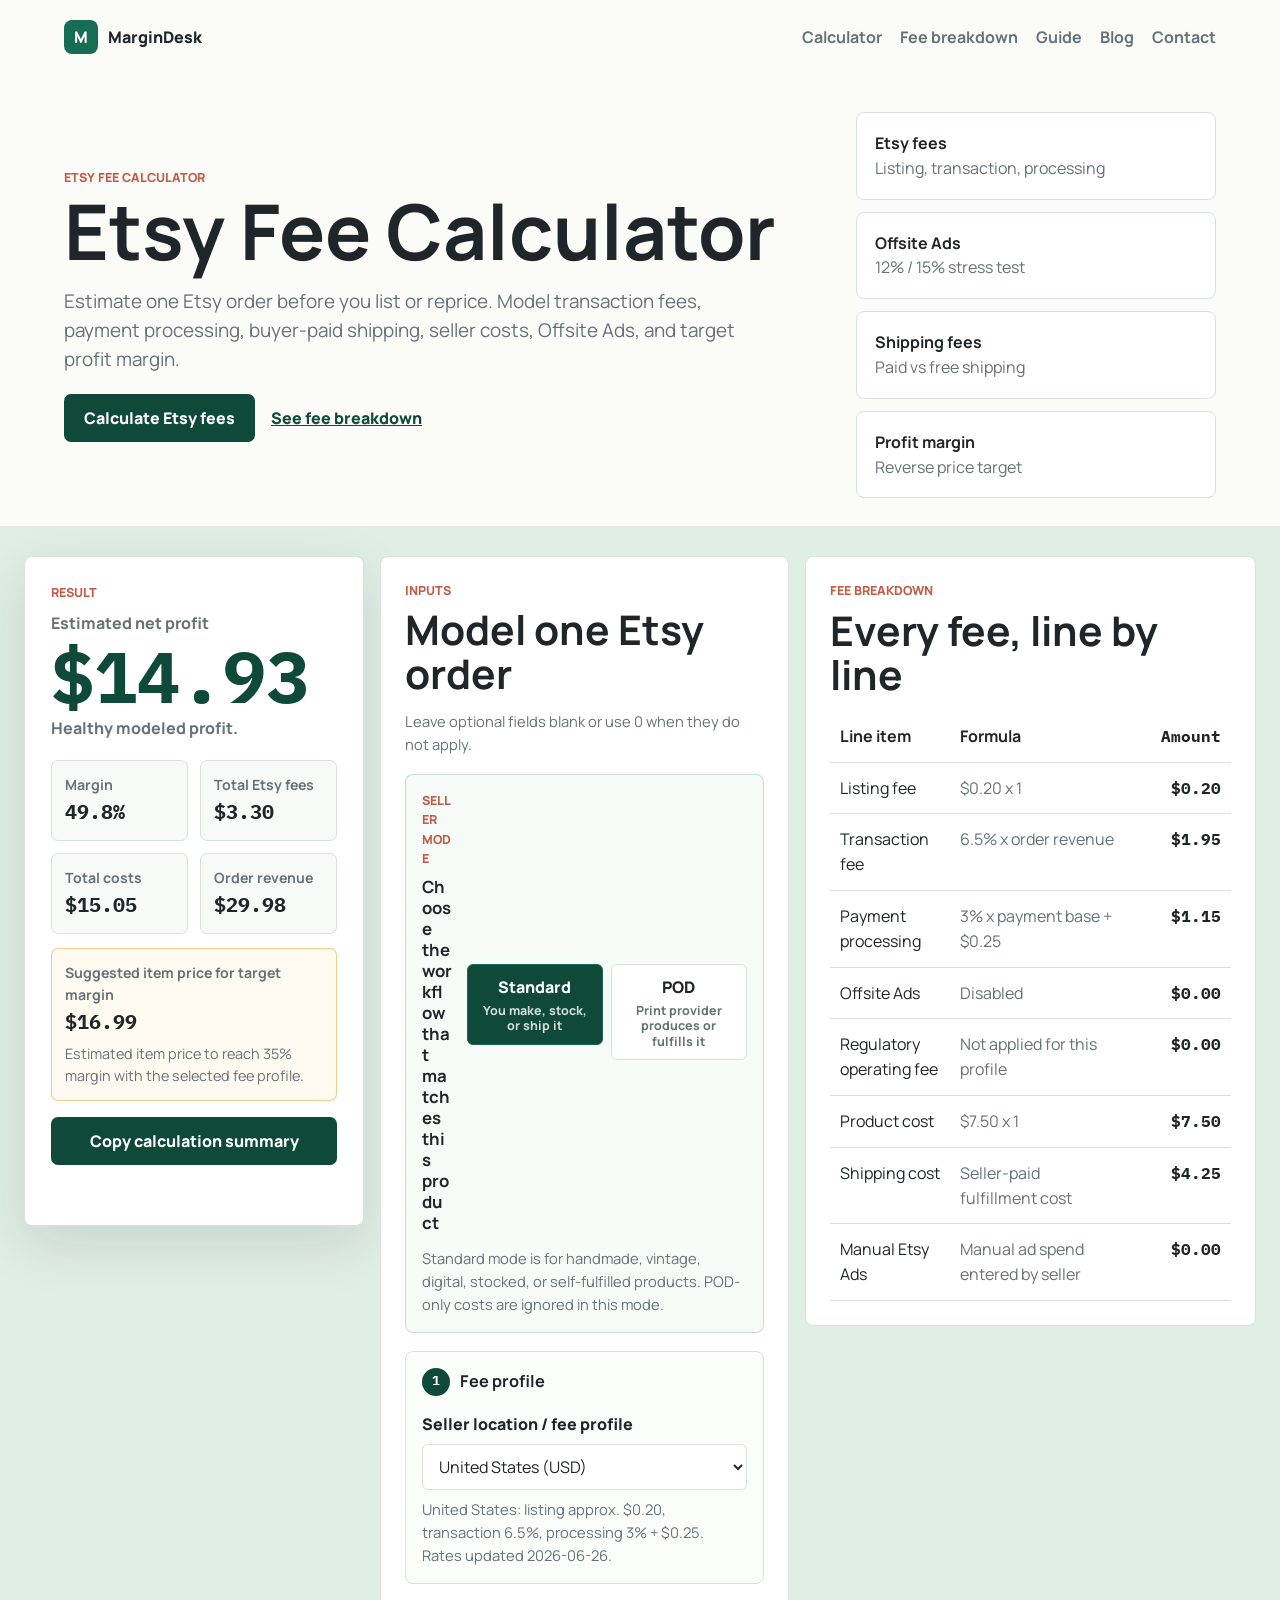
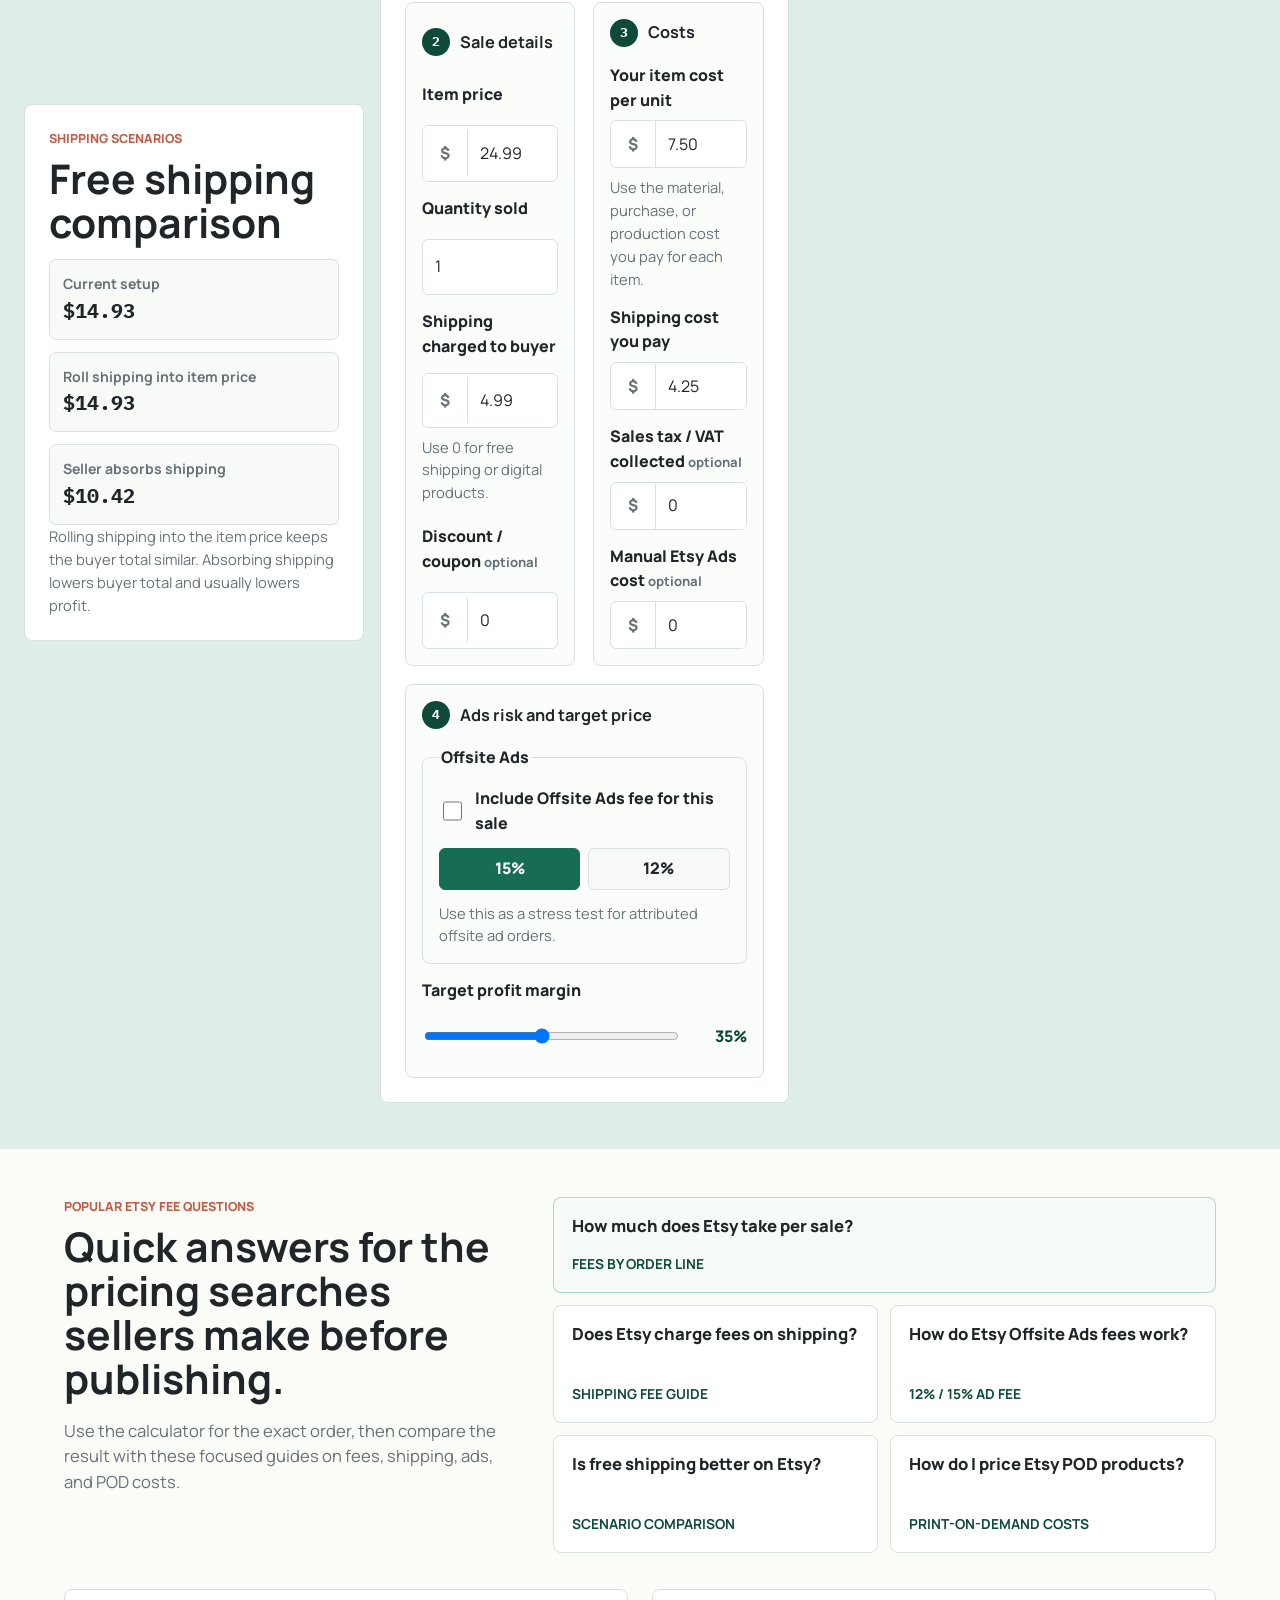
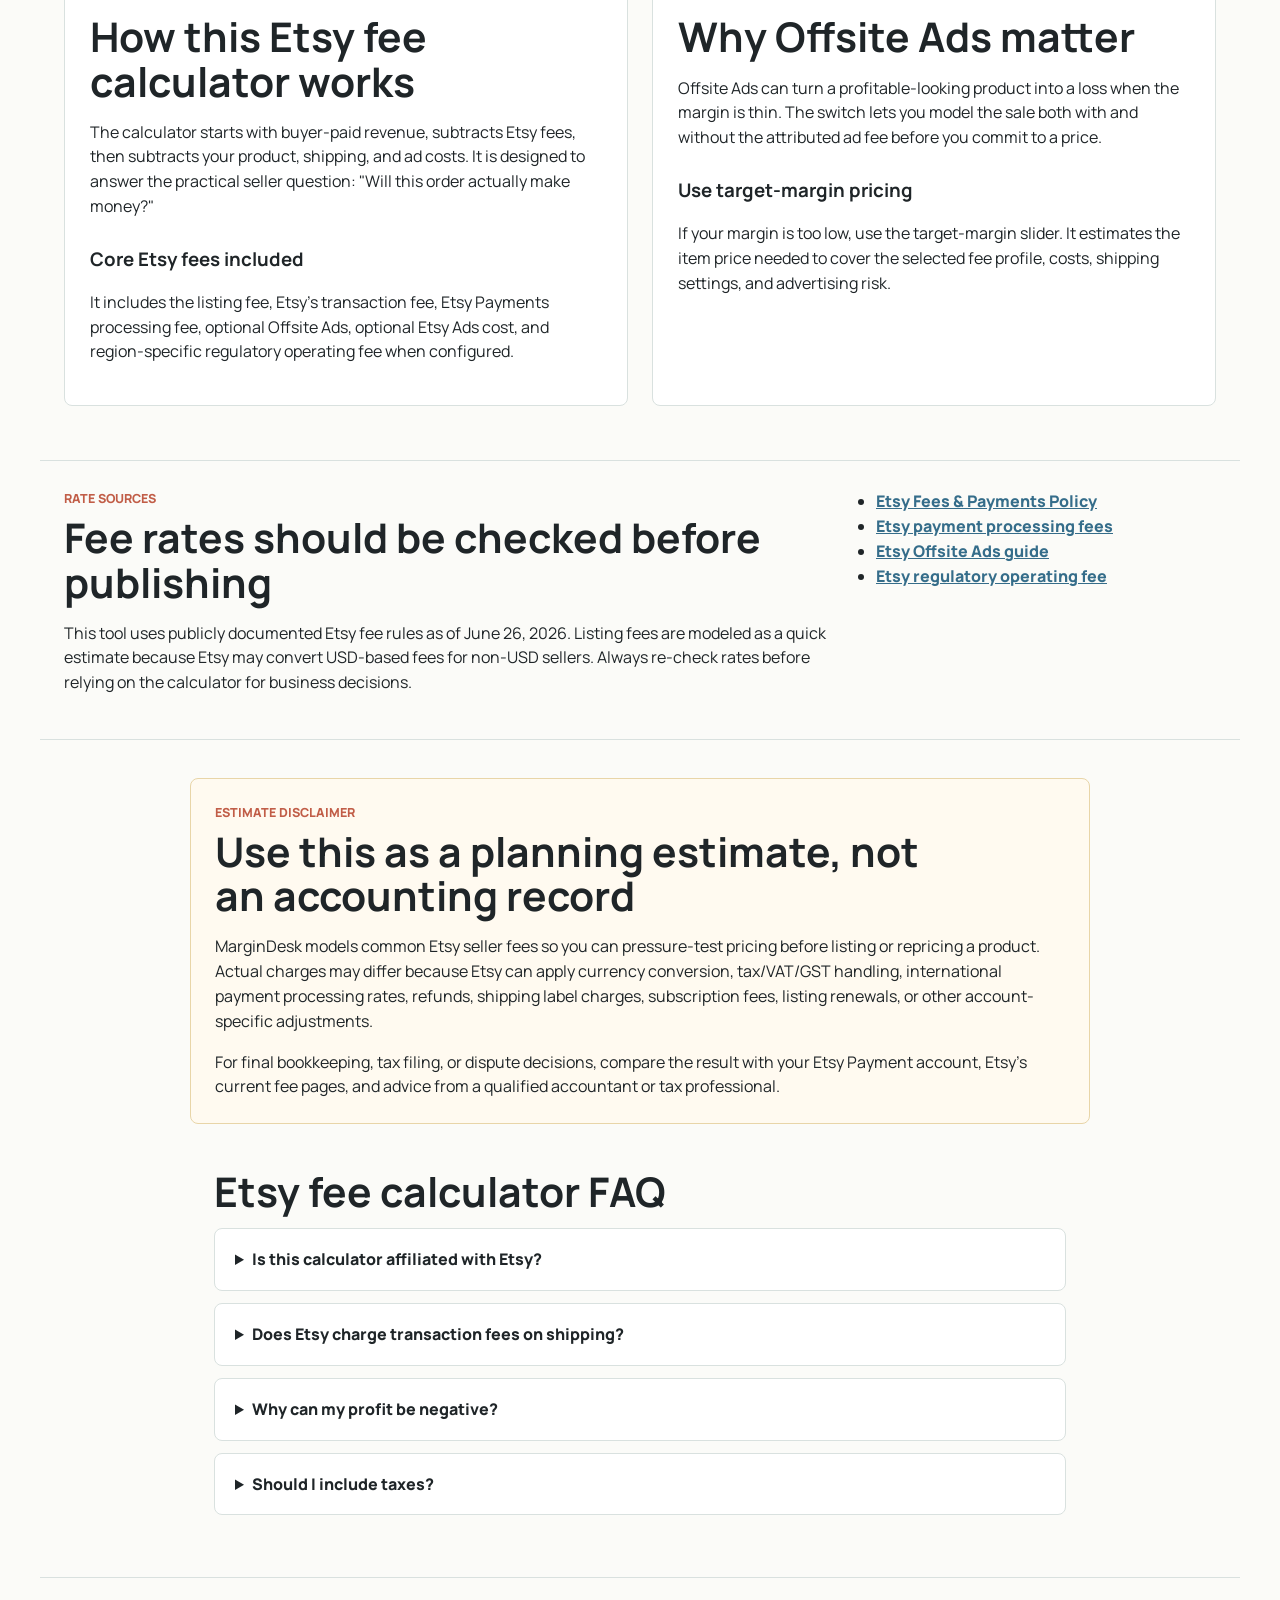
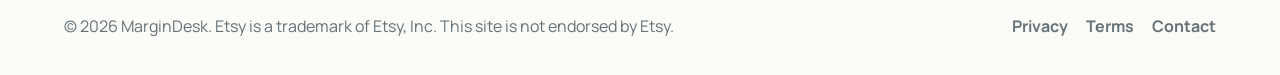
<file: index.html>
<!doctype html>
<html lang="en">
<head>
  <meta charset="utf-8">
  <meta name="viewport" content="width=device-width, initial-scale=1">
  <title>Etsy Fee Calculator: Estimate Profit, Fees & Offsite Ads</title>
  <meta name="description" content="Calculate Etsy fees, payment processing, shipping, product costs, Offsite Ads, and profit margin for one order before you list or reprice.">
  <meta name="google-site-verification" content="HStVoqGDBK8Xyh6FS-A_EYMnVGYeA2WJP6QGMpi1RUY">
  <link rel="canonical" href="https://etsy-profit-calculator-6ms.pages.dev/">
  <link rel="icon" href="favicon.svg" type="image/svg+xml">
  <meta property="og:title" content="Etsy Fee Calculator: Estimate Profit, Fees & Offsite Ads">
  <meta property="og:description" content="Estimate Etsy fees, shipping, product costs, Offsite Ads, and profit margin for one order.">
  <meta property="og:type" content="website">
  <meta property="og:url" content="https://etsy-profit-calculator-6ms.pages.dev/">
  <link rel="stylesheet" href="styles.css">
  <script type="application/ld+json">
  {
    "@context": "https://schema.org",
    "@graph": [
      {
        "@type": "WebApplication",
        "name": "Etsy Fee Calculator",
        "applicationCategory": "BusinessApplication",
        "operatingSystem": "Any",
        "offers": {"@type": "Offer", "price": "0", "priceCurrency": "USD"},
        "description": "Estimate Etsy selling fees, payment processing, offsite ads, costs, net profit, and target-margin pricing."
      },
      {
        "@type": "FAQPage",
        "mainEntity": [
          {
            "@type": "Question",
            "name": "How much does Etsy take per sale?",
            "acceptedAnswer": {"@type": "Answer", "text": "Etsy commonly charges a listing fee, a 6.5% transaction fee on the order amount, and an Etsy Payments processing fee that varies by seller country. Offsite Ads can add 12% or 15% when a sale is attributed to an offsite ad."}
          },
          {
            "@type": "Question",
            "name": "Does Etsy charge fees on shipping?",
            "acceptedAnswer": {"@type": "Answer", "text": "Yes. Etsy's transaction fee applies to the item price plus shipping and gift wrapping amounts charged to the buyer. Payment processing fees are also assessed on the payment amount."}
          }
        ]
      },
      {
        "@type": "BreadcrumbList",
        "itemListElement": [
          {"@type": "ListItem", "position": 1, "name": "Home", "item": "https://etsy-profit-calculator-6ms.pages.dev/"},
          {"@type": "ListItem", "position": 2, "name": "Etsy Fee Calculator", "item": "https://etsy-profit-calculator-6ms.pages.dev/"}
        ]
      }
    ]
  }
  </script>
</head>
<body>
  <header class="site-header">
    <a class="brand" href="index.html" aria-label="MarginDesk home">
      <span class="brand-mark">M</span>
      <span>MarginDesk</span>
    </a>
    <nav aria-label="Primary navigation">
      <a href="#calculator">Calculator</a>
      <a href="#breakdown">Fee breakdown</a>
      <a href="#guide">Guide</a>
      <a href="blog/index.html">Blog</a>
      <a href="contact.html">Contact</a>
    </nav>
  </header>

  <main>
    <section class="hero">
      <div class="hero-copy">
        <p class="eyebrow">Etsy fee calculator</p>
        <h1>Etsy Fee <span class="mobile-break">Calculator</span></h1>
        <p>Estimate one Etsy order before you list or reprice. Model transaction fees, payment processing, buyer-paid shipping, seller costs, Offsite Ads, and target profit margin.</p>
        <div class="hero-actions">
          <a class="button-link" href="#calculator">Calculate Etsy fees</a>
          <a class="text-link" href="#breakdown">See fee breakdown</a>
        </div>
      </div>
      <aside class="hero-panel" aria-label="Key features">
        <div><strong>Etsy fees</strong><span>Listing, transaction, processing</span></div>
        <div><strong>Offsite Ads</strong><span>12% / 15% stress test</span></div>
        <div><strong>Shipping fees</strong><span>Paid vs free shipping</span></div>
        <div><strong>Profit margin</strong><span>Reverse price target</span></div>
      </aside>
    </section>

    <section id="calculator" class="calculator-band">
      <div class="calculator-shell">
        <form id="calculator-form" class="input-panel">
          <div class="panel-heading">
            <p class="eyebrow">Inputs</p>
            <h2>Model one Etsy order</h2>
            <p class="hint">Leave optional fields blank or use 0 when they do not apply.</p>
          </div>

          <section class="mode-group span-2" aria-labelledby="seller-mode-heading">
            <div>
              <p class="eyebrow">Seller mode</p>
              <h3 id="seller-mode-heading">Choose the workflow that matches this product</h3>
            </div>
            <div class="mode-toggle" role="group" aria-label="Seller mode">
              <label>
                <input type="radio" name="seller-mode" value="standard" checked>
                <span><strong>Standard</strong><small>You make, stock, or ship it</small></span>
              </label>
              <label>
                <input type="radio" name="seller-mode" value="pod">
                <span><strong>POD</strong><small>Print provider produces or fulfills it</small></span>
              </label>
            </div>
            <p id="seller-mode-note" class="hint">Use Standard for handmade, vintage, digital, or stocked products.</p>
          </section>

          <section class="field-group span-2" aria-labelledby="fee-profile-heading">
            <div class="group-heading">
              <span>1</span>
              <h3 id="fee-profile-heading">Fee profile</h3>
            </div>
            <div class="field">
              <label for="seller-location">Seller location / fee profile</label>
              <select id="seller-location" name="seller-location"></select>
              <p class="hint" id="rate-summary">Rates loading...</p>
            </div>
          </section>

          <section class="field-group" aria-labelledby="sale-details-heading">
            <div class="group-heading">
              <span>2</span>
              <h3 id="sale-details-heading">Sale details</h3>
            </div>
            <div class="field">
              <label for="price">Item price</label>
              <div class="money-field"><span data-currency-symbol>$</span><input id="price" type="number" min="0" step="0.01" value="24.99" placeholder="0.00"></div>
            </div>
            <div class="field">
              <label for="quantity">Quantity sold</label>
              <input id="quantity" type="number" min="1" step="1" value="1" placeholder="1">
            </div>
            <div class="field">
              <label for="shipping-charged">Shipping charged to buyer</label>
              <div class="money-field"><span data-currency-symbol>$</span><input id="shipping-charged" type="number" min="0" step="0.01" value="4.99" placeholder="0.00"></div>
              <p class="hint">Use 0 for free shipping or digital products.</p>
            </div>
            <div class="field">
              <label for="discount">Discount / coupon <span class="optional">optional</span></label>
              <div class="money-field"><span data-currency-symbol>$</span><input id="discount" type="number" min="0" step="0.01" value="0" placeholder="0.00"></div>
            </div>
          </section>

          <section class="field-group" aria-labelledby="costs-heading">
            <div class="group-heading">
              <span>3</span>
              <h3 id="costs-heading">Costs</h3>
            </div>
            <p class="hint group-note" data-pod-only>For POD products, use product cost for the provider's base production cost and shipping cost for fulfillment shipping.</p>
            <div class="field">
              <label for="product-cost"><span data-mode-label="product-cost">Product cost per item</span></label>
              <div class="money-field"><span data-currency-symbol>$</span><input id="product-cost" type="number" min="0" step="0.01" value="7.50" placeholder="0.00"></div>
              <p class="hint" data-mode-label="product-cost-hint">Use the material, purchase, or production cost you pay for each item.</p>
            </div>
            <div class="field">
              <label for="shipping-cost"><span data-mode-label="shipping-cost">Your actual shipping cost</span></label>
              <div class="money-field"><span data-currency-symbol>$</span><input id="shipping-cost" type="number" min="0" step="0.01" value="4.25" placeholder="0.00"></div>
            </div>
            <div class="field" data-pod-only>
              <label for="pod-extra-cost">Extra POD cost <span class="optional">optional</span></label>
              <div class="money-field"><span data-currency-symbol>$</span><input id="pod-extra-cost" type="number" min="0" step="0.01" value="0" placeholder="0.00"></div>
              <p class="hint">Use for design licensing, packaging, sample amortization, or provider add-ons.</p>
            </div>
            <div class="field">
              <label for="tax-collected">Sales tax / VAT collected <span class="optional">optional</span></label>
              <div class="money-field"><span data-currency-symbol>$</span><input id="tax-collected" type="number" min="0" step="0.01" value="0" placeholder="0.00"></div>
            </div>
            <div class="field">
              <label for="etsy-ads">Manual Etsy Ads cost <span class="optional">optional</span></label>
              <div class="money-field"><span data-currency-symbol>$</span><input id="etsy-ads" type="number" min="0" step="0.01" value="0" placeholder="0.00"></div>
            </div>
          </section>

          <section class="field-group span-2" aria-labelledby="pricing-risk-heading">
            <div class="group-heading">
              <span>4</span>
              <h3 id="pricing-risk-heading">Ads risk and target price</h3>
            </div>
            <fieldset class="switch-field">
              <legend>Offsite Ads</legend>
              <label class="switch-row">
                <input id="offsite-enabled" type="checkbox">
                <span>Include Offsite Ads fee for this sale</span>
              </label>
              <div class="segmented" role="group" aria-label="Offsite Ads rate">
                <label><input type="radio" name="offsite-rate" value="0.15" checked><span>15%</span></label>
                <label><input type="radio" name="offsite-rate" value="0.12"><span>12%</span></label>
              </div>
              <p class="hint">Use this as a stress test for attributed offsite ad orders.</p>
            </fieldset>
            <div id="reverse-pricing" class="field">
              <label for="target-margin">Target profit margin</label>
              <div class="range-row">
                <input id="target-margin" type="range" min="5" max="70" step="1" value="35">
                <output id="target-margin-output" for="target-margin">35%</output>
              </div>
            </div>
          </section>
        </form>

        <section class="result-panel" aria-live="polite">
          <p class="eyebrow">Result</p>
          <div class="profit-hero">
            <span id="profit-label">Estimated net profit</span>
            <strong id="net-profit">$0.00</strong>
            <em id="profit-status">Calculating...</em>
          </div>

          <div class="metric-grid">
            <div><span>Margin</span><strong id="profit-margin">0%</strong></div>
            <div><span>Total Etsy fees</span><strong id="total-fees">$0.00</strong></div>
            <div><span>Total costs</span><strong id="total-costs">$0.00</strong></div>
            <div><span>Order revenue</span><strong id="order-revenue">$0.00</strong></div>
          </div>

          <div class="recommendation">
            <span>Suggested item price for target margin</span>
            <strong id="suggested-price">$0.00</strong>
            <p id="suggested-note">Based on current costs, shipping, selected fee profile, and target margin.</p>
          </div>

          <button id="copy-summary" type="button">Copy calculation summary</button>
          <p id="copy-status" class="copy-status" role="status"></p>
        </section>

        <article id="breakdown" class="table-card">
          <div class="panel-heading">
            <p class="eyebrow">Fee breakdown</p>
            <h2>Every fee, line by line</h2>
          </div>
          <table>
            <thead>
              <tr><th>Line item</th><th>Formula</th><th>Amount</th></tr>
            </thead>
            <tbody id="fee-breakdown"></tbody>
          </table>
        </article>

        <aside class="compare-card">
          <p class="eyebrow">Shipping scenarios</p>
          <h2>Free shipping comparison</h2>
          <div class="compare-row">
            <span>Current setup</span>
            <strong id="current-profit">$0.00</strong>
          </div>
          <div class="compare-row">
            <span>Roll shipping into item price</span>
            <strong id="rolled-profit">$0.00</strong>
          </div>
          <div class="compare-row">
            <span>Seller absorbs shipping</span>
            <strong id="absorbed-profit">$0.00</strong>
          </div>
          <p class="hint">Rolling shipping into the item price keeps the buyer total similar. Absorbing shipping lowers buyer total and usually lowers profit.</p>
        </aside>
      </div>
    </section>

    <section class="question-band" aria-labelledby="seller-questions-heading">
      <div class="question-copy">
        <p class="eyebrow">Popular Etsy fee questions</p>
        <h2 id="seller-questions-heading">Quick answers for the pricing searches sellers make before publishing.</h2>
        <p>Use the calculator for the exact order, then compare the result with these focused guides on fees, shipping, ads, and POD costs.</p>
      </div>
      <div class="question-grid">
        <a href="blog/how-much-does-etsy-take-per-sale.html">
          <span>How much does Etsy take per sale?</span>
          <strong>Fees by order line</strong>
        </a>
        <a href="blog/etsy-fees-on-shipping.html">
          <span>Does Etsy charge fees on shipping?</span>
          <strong>Shipping fee guide</strong>
        </a>
        <a href="blog/etsy-offsite-ads-fee-explained.html">
          <span>How do Etsy Offsite Ads fees work?</span>
          <strong>12% / 15% ad fee</strong>
        </a>
        <a href="blog/etsy-free-shipping-vs-paid-shipping.html">
          <span>Is free shipping better on Etsy?</span>
          <strong>Scenario comparison</strong>
        </a>
        <a href="blog/etsy-pod-profit-calculator-guide.html">
          <span>How do I price Etsy POD products?</span>
          <strong>Print-on-demand costs</strong>
        </a>
      </div>
    </section>

    <section id="guide" class="guide-grid">
      <article>
        <h2>How this Etsy fee calculator works</h2>
        <p>The calculator starts with buyer-paid revenue, subtracts Etsy fees, then subtracts your product, shipping, and ad costs. It is designed to answer the practical seller question: "Will this order actually make money?"</p>
        <h3>Core Etsy fees included</h3>
        <p>It includes the listing fee, Etsy's transaction fee, Etsy Payments processing fee, optional Offsite Ads, optional Etsy Ads cost, and region-specific regulatory operating fee when configured.</p>
      </article>
      <article>
        <h2>Why Offsite Ads matter</h2>
        <p>Offsite Ads can turn a profitable-looking product into a loss when the margin is thin. The switch lets you model the sale both with and without the attributed ad fee before you commit to a price.</p>
        <h3>Use target-margin pricing</h3>
        <p>If your margin is too low, use the target-margin slider. It estimates the item price needed to cover the selected fee profile, costs, shipping settings, and advertising risk.</p>
      </article>
    </section>

    <section class="source-band">
      <div>
        <p class="eyebrow">Rate sources</p>
        <h2>Fee rates should be checked before publishing</h2>
        <p>This tool uses publicly documented Etsy fee rules as of June 26, 2026. Listing fees are modeled as a quick estimate because Etsy may convert USD-based fees for non-USD sellers. Always re-check rates before relying on the calculator for business decisions.</p>
      </div>
      <ul>
        <li><a href="https://www.etsy.com/legal/fees/" rel="noopener">Etsy Fees & Payments Policy</a></li>
        <li><a href="https://help.etsy.com/hc/en-us/articles/115015628847-What-are-Payment-Processing-Fees-for-Selling-on-Etsy" rel="noopener">Etsy payment processing fees</a></li>
        <li><a href="https://help.etsy.com/hc/en-us/articles/360000338367-How-Etsy-s-Offsite-Ads-Work" rel="noopener">Etsy Offsite Ads guide</a></li>
        <li><a href="https://help.etsy.com/hc/en-us/articles/1500011073202-What-is-a-Regulatory-Operating-Fee" rel="noopener">Etsy regulatory operating fee</a></li>
      </ul>
    </section>

    <section class="disclaimer-band" aria-labelledby="estimate-disclaimer-heading">
      <p class="eyebrow">Estimate disclaimer</p>
      <h2 id="estimate-disclaimer-heading">Use this as a planning estimate, not an accounting record</h2>
      <p>MarginDesk models common Etsy seller fees so you can pressure-test pricing before listing or repricing a product. Actual charges may differ because Etsy can apply currency conversion, tax/VAT/GST handling, international payment processing rates, refunds, shipping label charges, subscription fees, listing renewals, or other account-specific adjustments.</p>
      <p>For final bookkeeping, tax filing, or dispute decisions, compare the result with your Etsy Payment account, Etsy's current fee pages, and advice from a qualified accountant or tax professional.</p>
    </section>

    <section class="faq-band">
      <h2>Etsy fee calculator FAQ</h2>
      <details>
        <summary>Is this calculator affiliated with Etsy?</summary>
        <p>No. MarginDesk is an independent educational tool and is not endorsed by Etsy, Inc.</p>
      </details>
      <details>
        <summary>Does Etsy charge transaction fees on shipping?</summary>
        <p>Yes. Etsy's transaction fee applies to the order amount that includes the item price and shipping charged to the buyer.</p>
      </details>
      <details>
        <summary>Why can my profit be negative?</summary>
        <p>Low-priced products can be squeezed by fixed fees, production cost, shipping cost, and Offsite Ads. Negative profit means the modeled order loses money after the selected costs and fees.</p>
      </details>
      <details>
        <summary>Should I include taxes?</summary>
        <p>The tax field is included because payment processing can be assessed on the payment amount. Tax rules vary by country, so treat this as an estimate rather than tax advice.</p>
      </details>
    </section>
  </main>

  <footer class="site-footer">
    <p>&copy; 2026 MarginDesk. Etsy is a trademark of Etsy, Inc. This site is not endorsed by Etsy.</p>
    <nav aria-label="Footer navigation">
      <a href="privacy.html">Privacy</a>
      <a href="terms.html">Terms</a>
      <a href="contact.html">Contact</a>
    </nav>
  </footer>

  <script src="fee-engine.js"></script>
  <script src="script.js"></script>
</body>
</html>
</file>
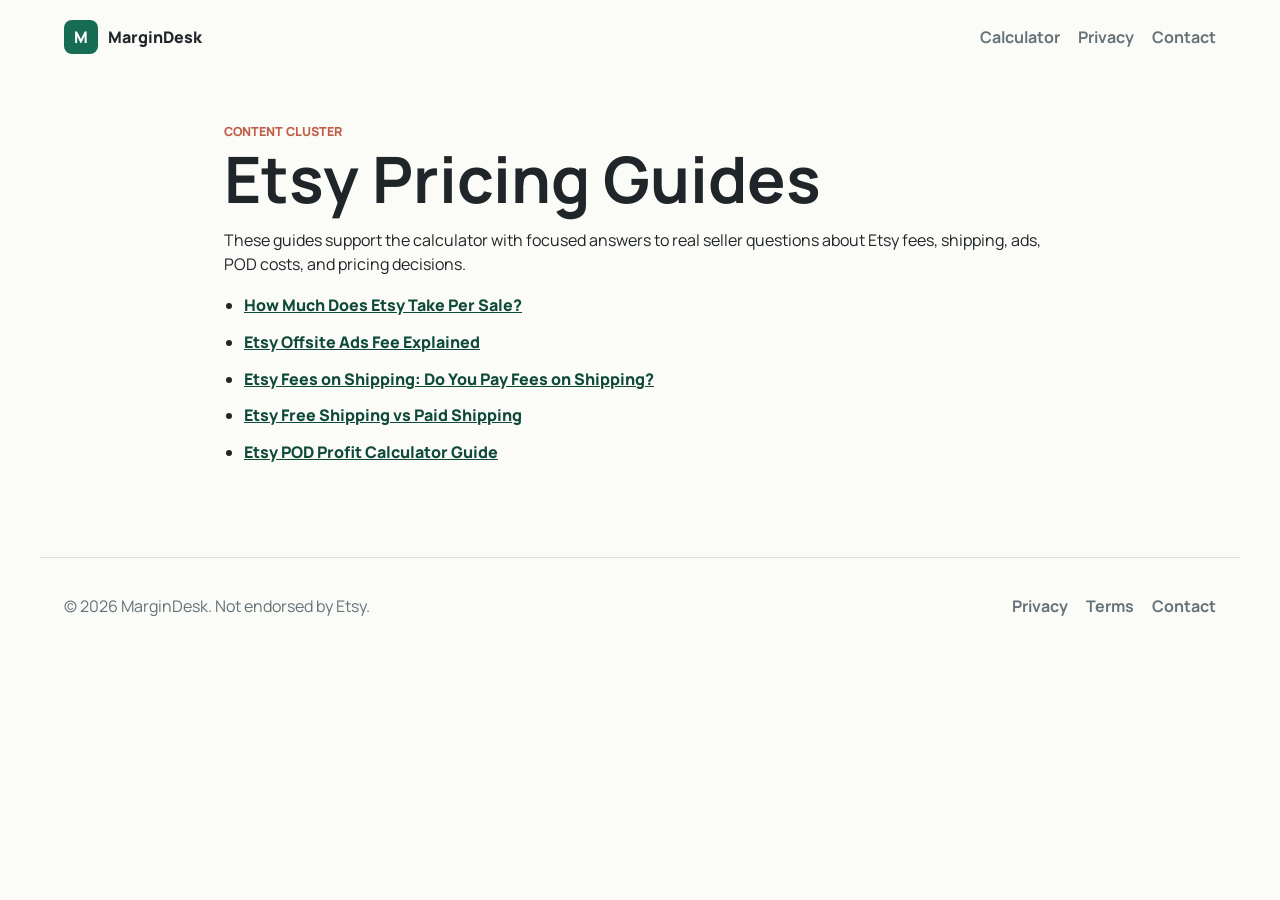
<file: blog/index.html>
<!doctype html>
<html lang="en">
<head>
  <meta charset="utf-8">
  <meta name="viewport" content="width=device-width, initial-scale=1">
  <title>Etsy Pricing Guides | MarginDesk</title>
  <meta name="description" content="Guides for Etsy fees, offsite ads, shipping, POD profit, and product pricing.">
  <link rel="stylesheet" href="../styles.css">
</head>
<body>
  <header class="site-header">
    <a class="brand" href="../index.html"><span class="brand-mark">M</span><span>MarginDesk</span></a>
    <nav aria-label="Primary navigation"><a href="../index.html#calculator">Calculator</a><a href="../privacy.html">Privacy</a><a href="../contact.html">Contact</a></nav>
  </header>
  <main class="page">
    <p class="eyebrow">Content cluster</p>
    <h1>Etsy Pricing Guides</h1>
    <p>These guides support the calculator with focused answers to real seller questions about Etsy fees, shipping, ads, POD costs, and pricing decisions.</p>
    <ul class="article-list">
      <li><a href="how-much-does-etsy-take-per-sale.html">How Much Does Etsy Take Per Sale?</a></li>
      <li><a href="etsy-offsite-ads-fee-explained.html">Etsy Offsite Ads Fee Explained</a></li>
      <li><a href="etsy-fees-on-shipping.html">Etsy Fees on Shipping: Do You Pay Fees on Shipping?</a></li>
      <li><a href="etsy-free-shipping-vs-paid-shipping.html">Etsy Free Shipping vs Paid Shipping</a></li>
      <li><a href="etsy-pod-profit-calculator-guide.html">Etsy POD Profit Calculator Guide</a></li>
    </ul>
  </main>
  <footer class="site-footer"><p>&copy; 2026 MarginDesk. Not endorsed by Etsy.</p><nav><a href="../privacy.html">Privacy</a><a href="../terms.html">Terms</a><a href="../contact.html">Contact</a></nav></footer>
</body>
</html>
</file>
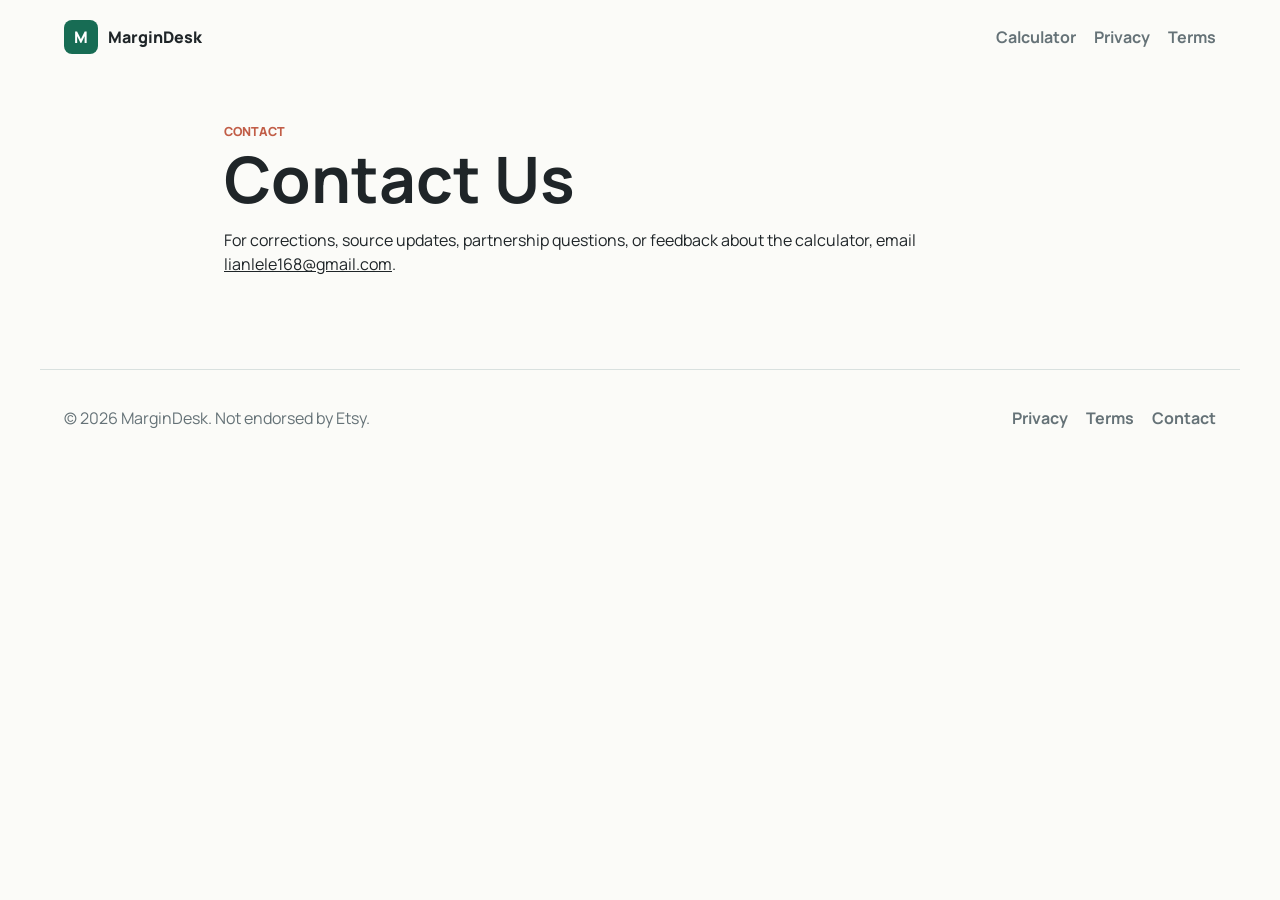
<file: contact.html>
<!doctype html>
<html lang="en">
<head>
  <meta charset="utf-8">
  <meta name="viewport" content="width=device-width, initial-scale=1">
  <title>Contact Us | MarginDesk</title>
  <meta name="description" content="Contact MarginDesk about the Etsy fee and profit calculator.">
  <link rel="stylesheet" href="styles.css">
</head>
<body>
  <header class="site-header">
    <a class="brand" href="index.html"><span class="brand-mark">M</span><span>MarginDesk</span></a>
    <nav aria-label="Primary navigation"><a href="index.html#calculator">Calculator</a><a href="privacy.html">Privacy</a><a href="terms.html">Terms</a></nav>
  </header>
  <main class="page">
    <p class="eyebrow">Contact</p>
    <h1>Contact Us</h1>
    <p>For corrections, source updates, partnership questions, or feedback about the calculator, email <a href="mailto:lianlele168@gmail.com">lianlele168@gmail.com</a>.</p>
  </main>
  <footer class="site-footer"><p>&copy; 2026 MarginDesk. Not endorsed by Etsy.</p><nav><a href="privacy.html">Privacy</a><a href="terms.html">Terms</a><a href="contact.html">Contact</a></nav></footer>
</body>
</html>
</file>
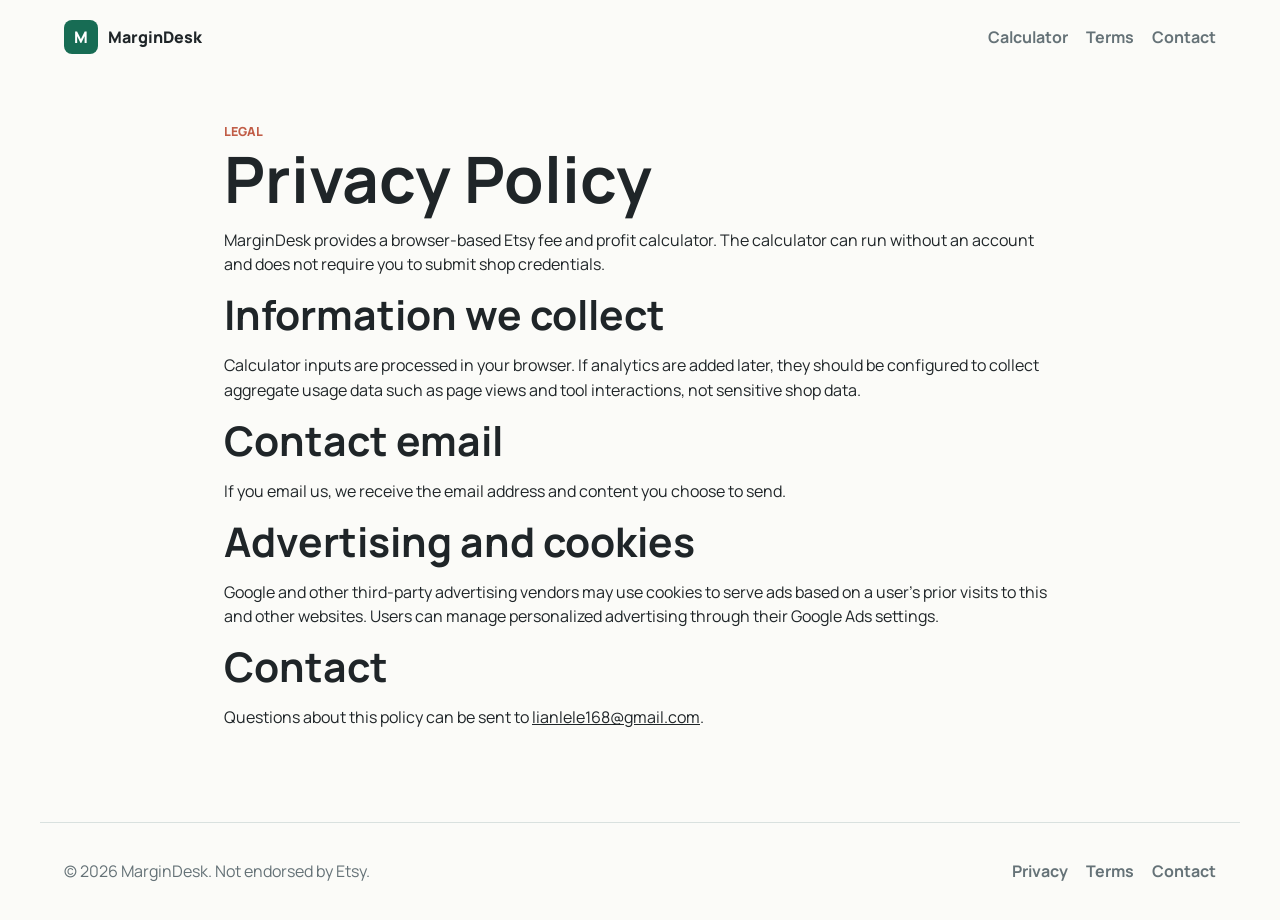
<file: privacy.html>
<!doctype html>
<html lang="en">
<head>
  <meta charset="utf-8">
  <meta name="viewport" content="width=device-width, initial-scale=1">
  <title>Privacy Policy | MarginDesk</title>
  <meta name="description" content="Privacy Policy for MarginDesk Etsy fee and profit calculator.">
  <link rel="stylesheet" href="styles.css">
</head>
<body>
  <header class="site-header">
    <a class="brand" href="index.html"><span class="brand-mark">M</span><span>MarginDesk</span></a>
    <nav aria-label="Primary navigation"><a href="index.html#calculator">Calculator</a><a href="terms.html">Terms</a><a href="contact.html">Contact</a></nav>
  </header>
  <main class="page">
    <p class="eyebrow">Legal</p>
    <h1>Privacy Policy</h1>
    <p>MarginDesk provides a browser-based Etsy fee and profit calculator. The calculator can run without an account and does not require you to submit shop credentials.</p>
    <h2>Information we collect</h2>
    <p>Calculator inputs are processed in your browser. If analytics are added later, they should be configured to collect aggregate usage data such as page views and tool interactions, not sensitive shop data.</p>
    <h2>Contact email</h2>
    <p>If you email us, we receive the email address and content you choose to send.</p>
    <h2>Advertising and cookies</h2>
    <p>Google and other third-party advertising vendors may use cookies to serve ads based on a user's prior visits to this and other websites. Users can manage personalized advertising through their Google Ads settings.</p>
    <h2>Contact</h2>
    <p>Questions about this policy can be sent to <a href="mailto:lianlele168@gmail.com">lianlele168@gmail.com</a>.</p>
  </main>
  <footer class="site-footer"><p>&copy; 2026 MarginDesk. Not endorsed by Etsy.</p><nav><a href="privacy.html">Privacy</a><a href="terms.html">Terms</a><a href="contact.html">Contact</a></nav></footer>
</body>
</html>
</file>
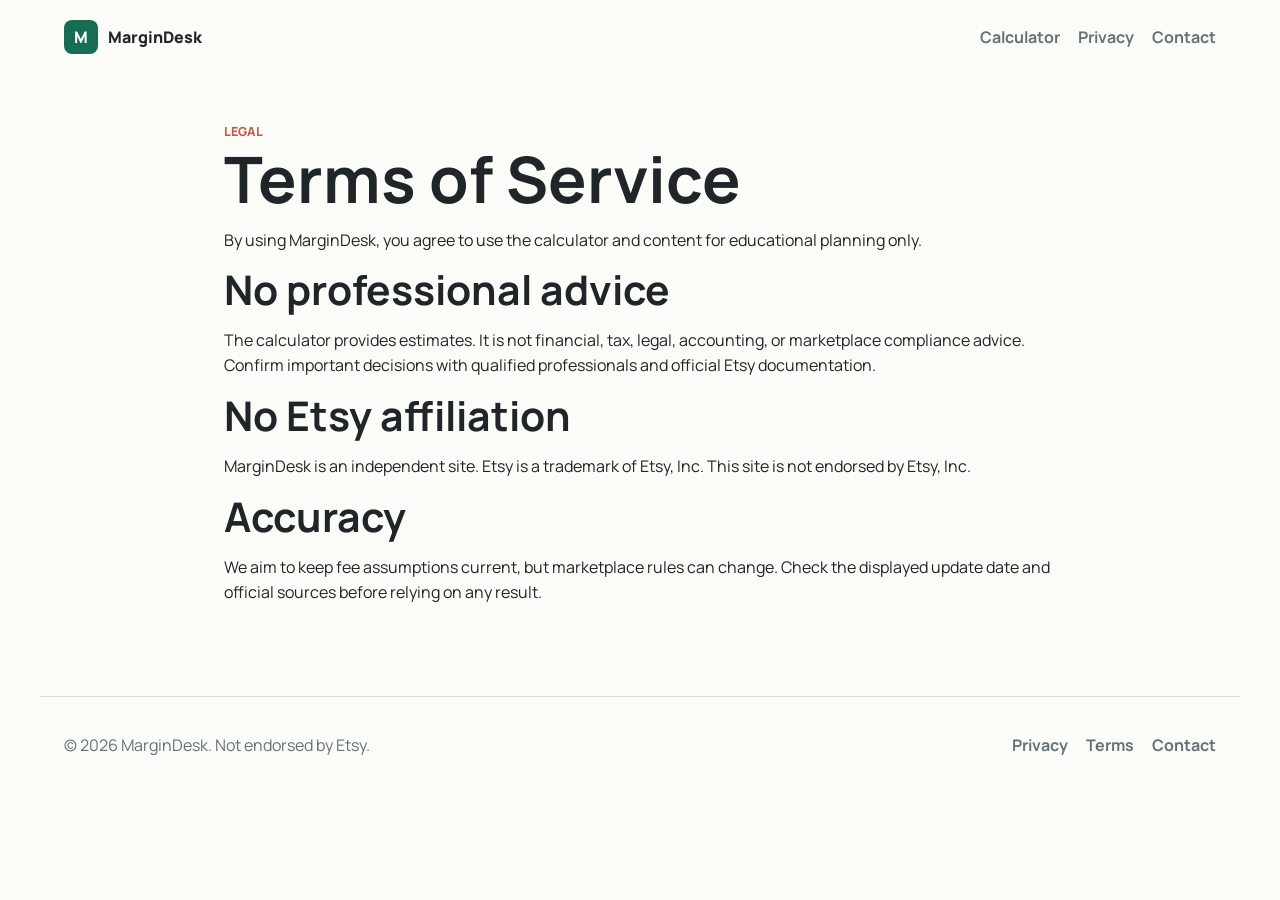
<file: terms.html>
<!doctype html>
<html lang="en">
<head>
  <meta charset="utf-8">
  <meta name="viewport" content="width=device-width, initial-scale=1">
  <title>Terms of Service | MarginDesk</title>
  <meta name="description" content="Terms of Service for MarginDesk Etsy fee and profit calculator.">
  <link rel="stylesheet" href="styles.css">
</head>
<body>
  <header class="site-header">
    <a class="brand" href="index.html"><span class="brand-mark">M</span><span>MarginDesk</span></a>
    <nav aria-label="Primary navigation"><a href="index.html#calculator">Calculator</a><a href="privacy.html">Privacy</a><a href="contact.html">Contact</a></nav>
  </header>
  <main class="page">
    <p class="eyebrow">Legal</p>
    <h1>Terms of Service</h1>
    <p>By using MarginDesk, you agree to use the calculator and content for educational planning only.</p>
    <h2>No professional advice</h2>
    <p>The calculator provides estimates. It is not financial, tax, legal, accounting, or marketplace compliance advice. Confirm important decisions with qualified professionals and official Etsy documentation.</p>
    <h2>No Etsy affiliation</h2>
    <p>MarginDesk is an independent site. Etsy is a trademark of Etsy, Inc. This site is not endorsed by Etsy, Inc.</p>
    <h2>Accuracy</h2>
    <p>We aim to keep fee assumptions current, but marketplace rules can change. Check the displayed update date and official sources before relying on any result.</p>
  </main>
  <footer class="site-footer"><p>&copy; 2026 MarginDesk. Not endorsed by Etsy.</p><nav><a href="privacy.html">Privacy</a><a href="terms.html">Terms</a><a href="contact.html">Contact</a></nav></footer>
</body>
</html>
</file>
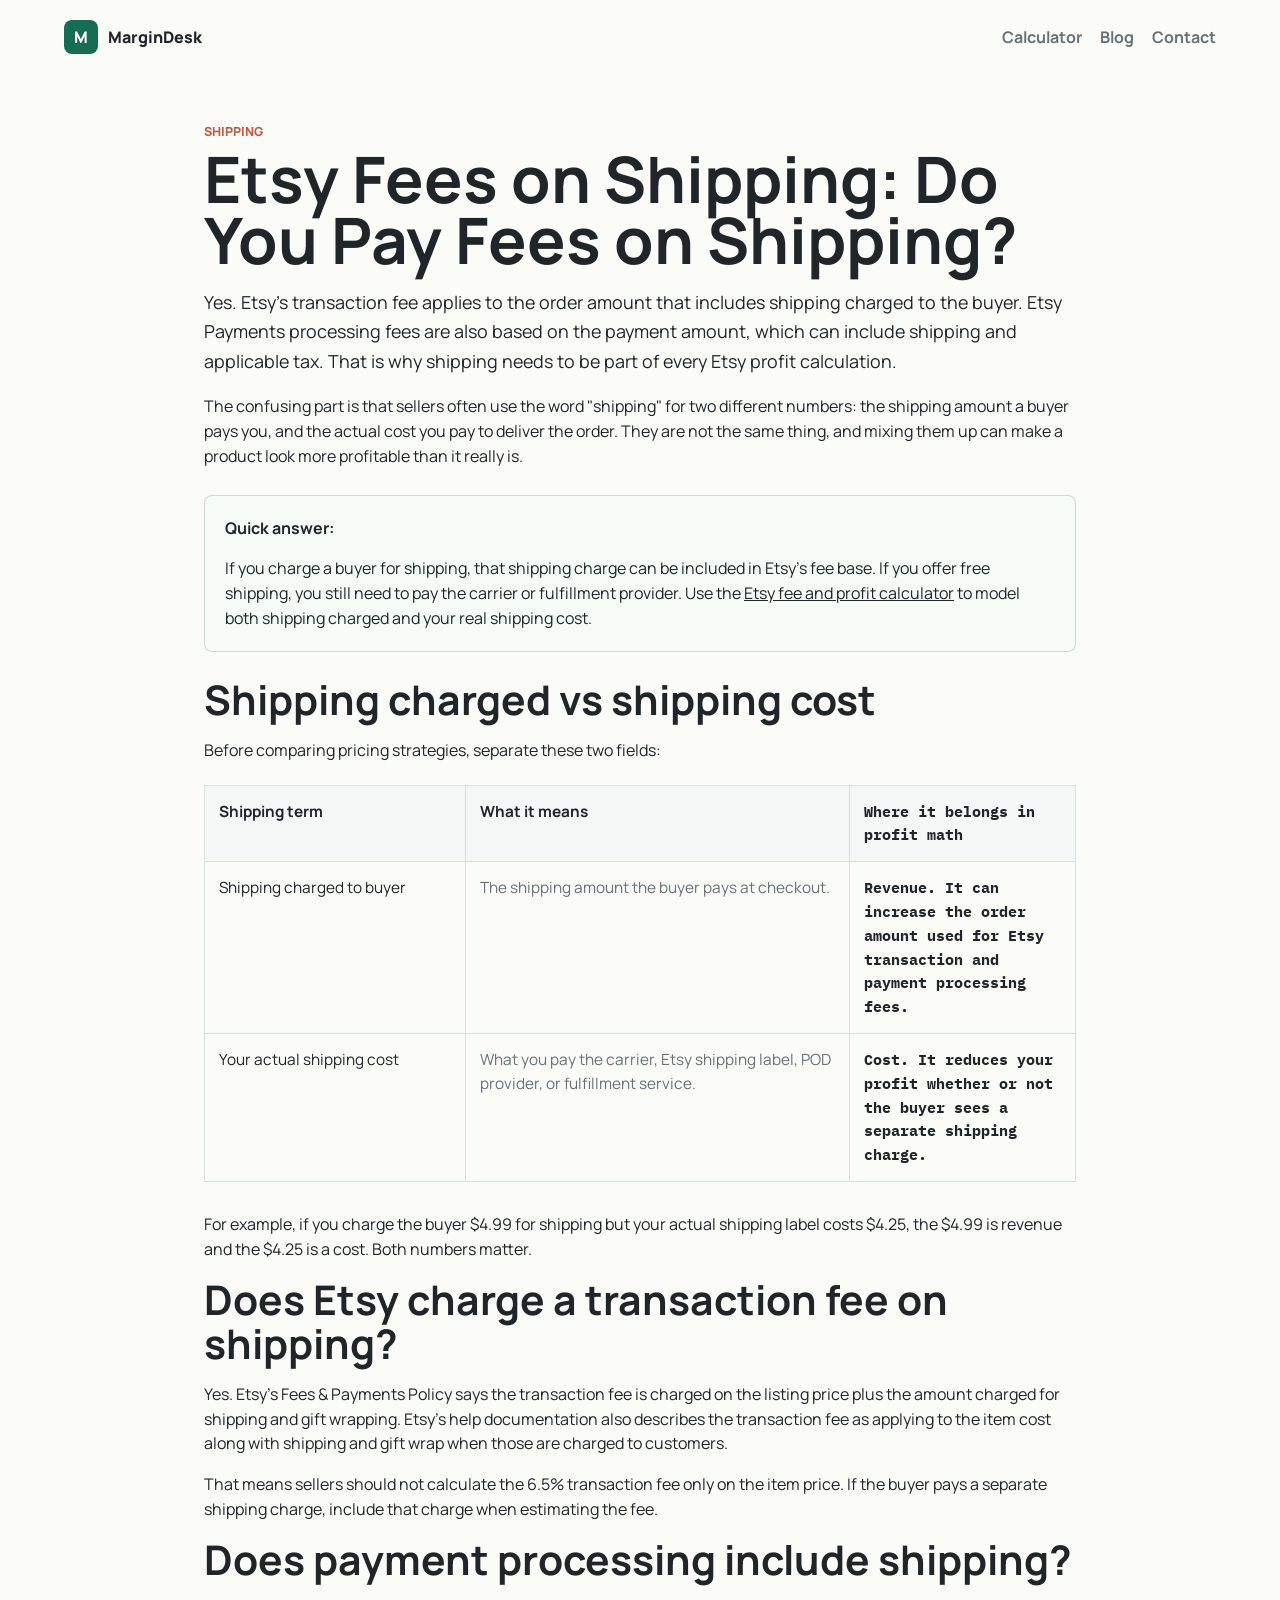
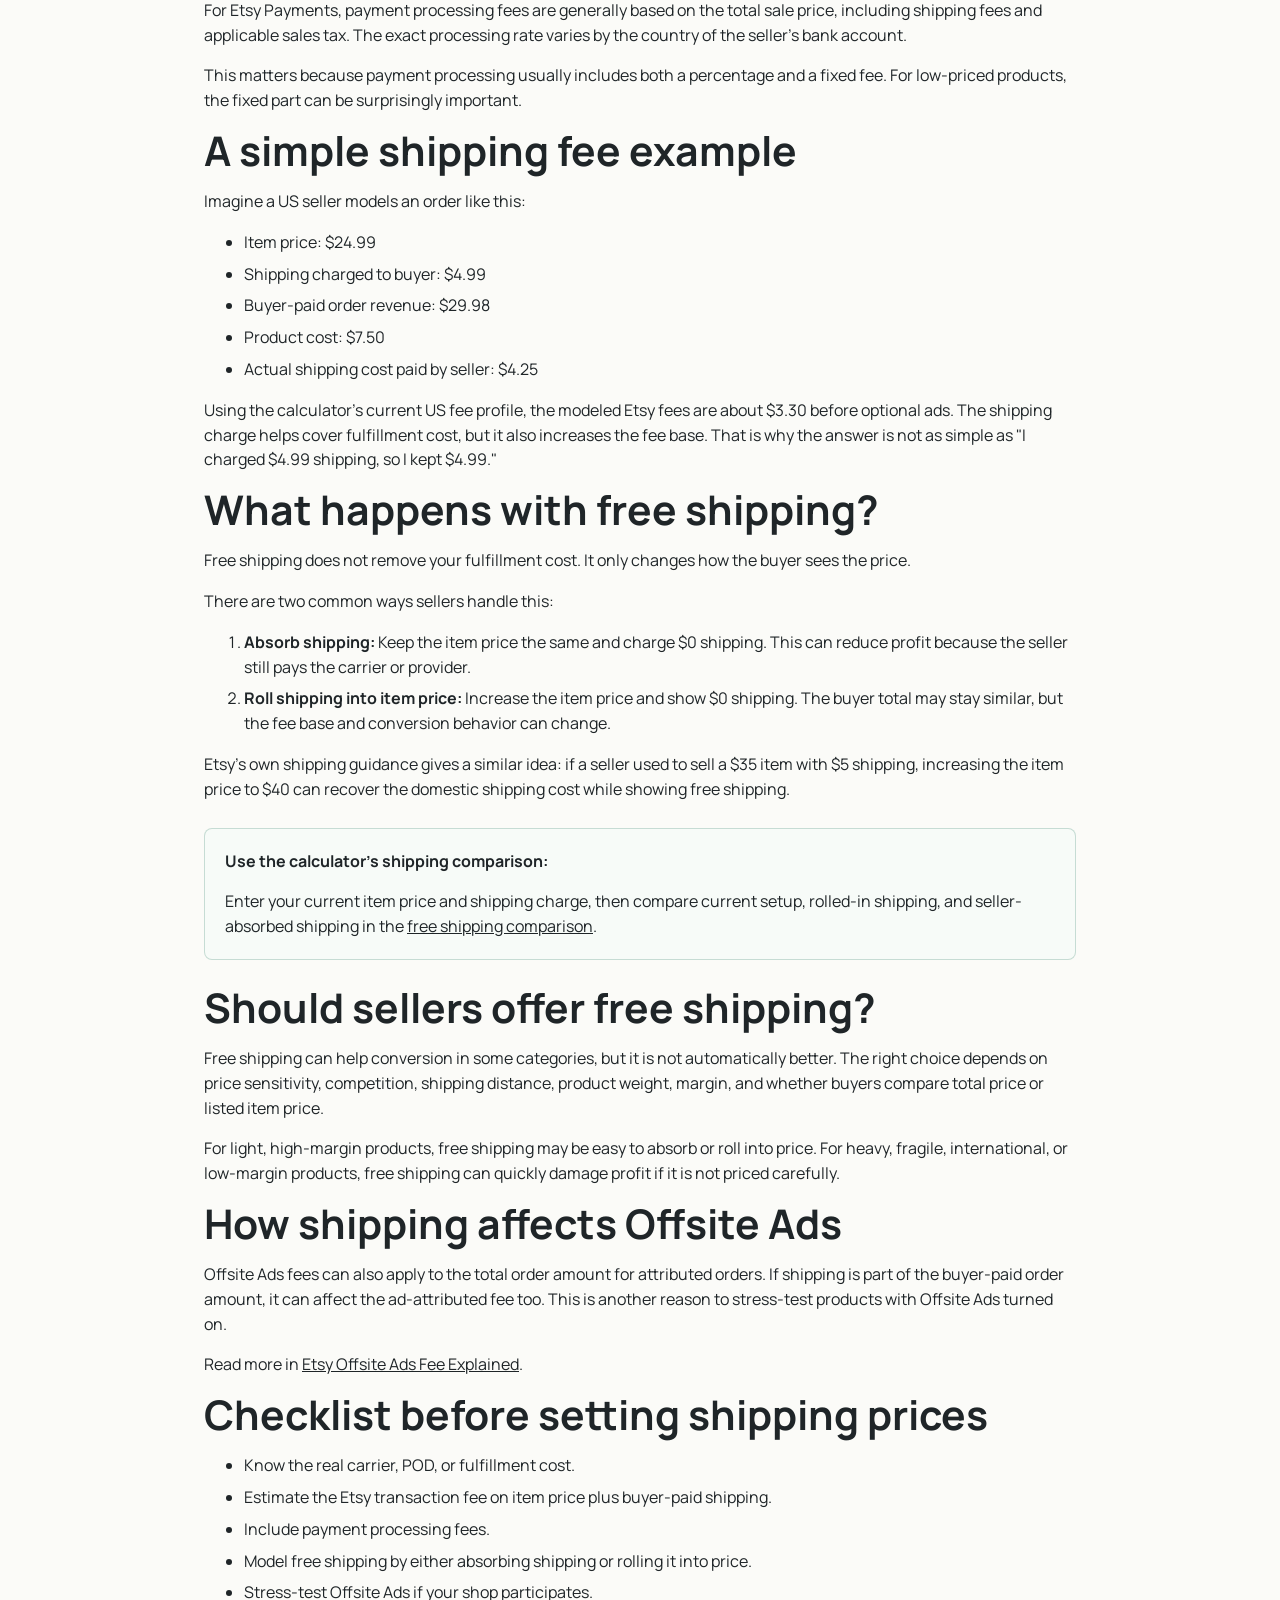
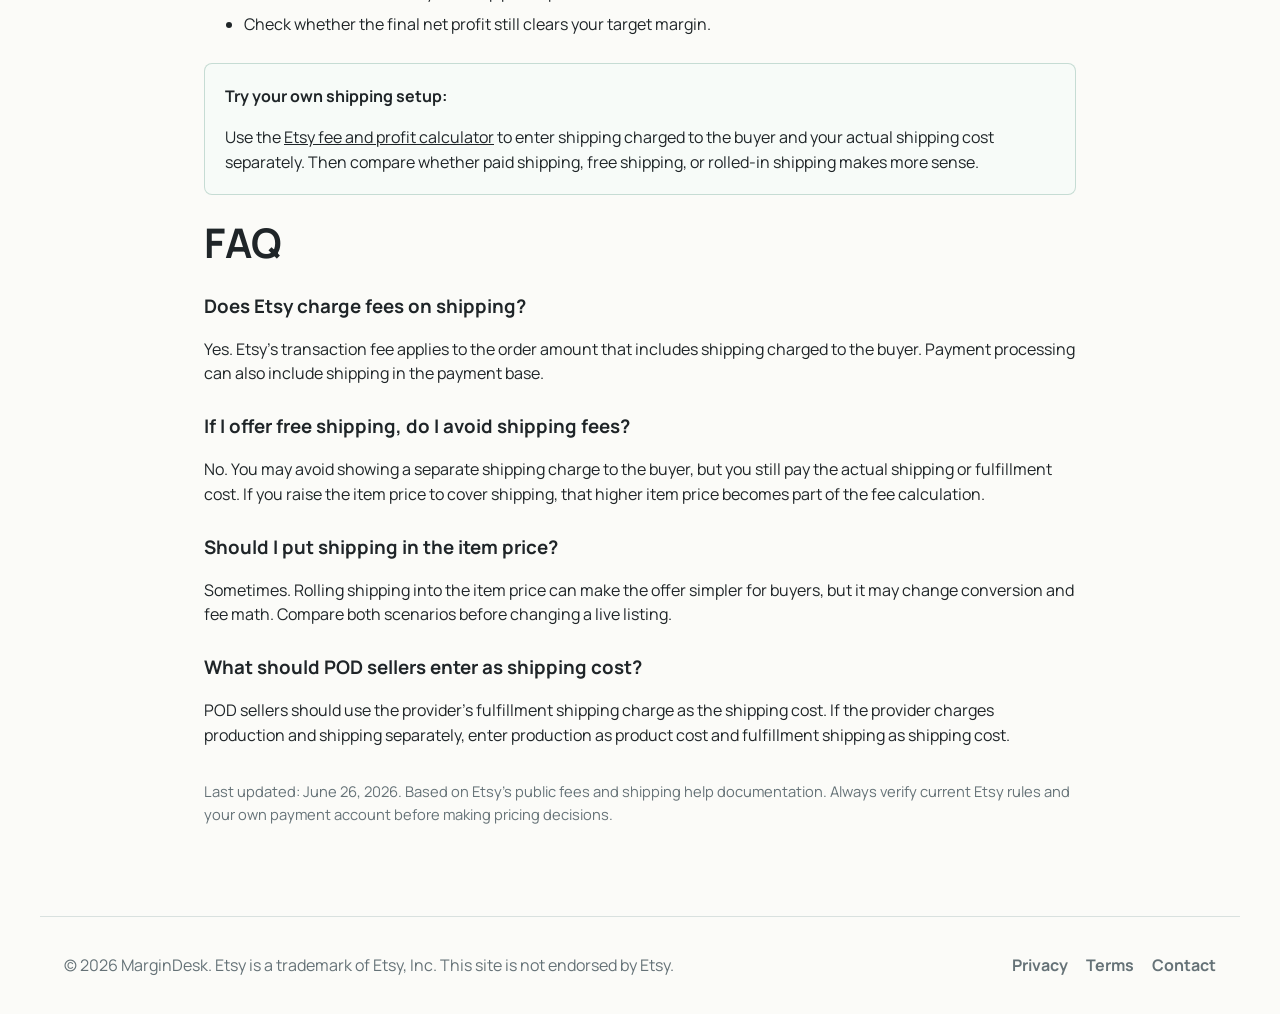
<file: blog/etsy-fees-on-shipping.html>
<!doctype html>
<html lang="en">
<head>
  <meta charset="utf-8">
  <meta name="viewport" content="width=device-width, initial-scale=1">
  <title>Etsy Fees on Shipping: Do Sellers Pay Fees on Shipping?</title>
  <meta name="description" content="Learn how Etsy fees apply to shipping, the difference between shipping charged and shipping cost, and how free shipping changes profit.">
  <link rel="canonical" href="https://etsy-profit-calculator-6ms.pages.dev/blog/etsy-fees-on-shipping">
  <link rel="stylesheet" href="../styles.css">
</head>
<body>
  <header class="site-header">
    <a class="brand" href="../index.html"><span class="brand-mark">M</span><span>MarginDesk</span></a>
    <nav aria-label="Primary navigation">
      <a href="../index.html#calculator">Calculator</a>
      <a href="index.html">Blog</a>
      <a href="../contact.html">Contact</a>
    </nav>
  </header>

  <main class="page article-page">
    <p class="eyebrow">Shipping</p>
    <h1>Etsy Fees on Shipping: Do You Pay Fees on Shipping?</h1>
    <p class="lede">Yes. Etsy's transaction fee applies to the order amount that includes shipping charged to the buyer. Etsy Payments processing fees are also based on the payment amount, which can include shipping and applicable tax. That is why shipping needs to be part of every Etsy profit calculation.</p>

    <p>The confusing part is that sellers often use the word "shipping" for two different numbers: the shipping amount a buyer pays you, and the actual cost you pay to deliver the order. They are not the same thing, and mixing them up can make a product look more profitable than it really is.</p>

    <div class="article-callout">
      <strong>Quick answer:</strong>
      <p>If you charge a buyer for shipping, that shipping charge can be included in Etsy's fee base. If you offer free shipping, you still need to pay the carrier or fulfillment provider. Use the <a href="../index.html#calculator">Etsy fee and profit calculator</a> to model both shipping charged and your real shipping cost.</p>
    </div>

    <h2>Shipping charged vs shipping cost</h2>
    <p>Before comparing pricing strategies, separate these two fields:</p>

    <table class="article-table">
      <thead>
        <tr>
          <th>Shipping term</th>
          <th>What it means</th>
          <th>Where it belongs in profit math</th>
        </tr>
      </thead>
      <tbody>
        <tr>
          <td>Shipping charged to buyer</td>
          <td>The shipping amount the buyer pays at checkout.</td>
          <td>Revenue. It can increase the order amount used for Etsy transaction and payment processing fees.</td>
        </tr>
        <tr>
          <td>Your actual shipping cost</td>
          <td>What you pay the carrier, Etsy shipping label, POD provider, or fulfillment service.</td>
          <td>Cost. It reduces your profit whether or not the buyer sees a separate shipping charge.</td>
        </tr>
      </tbody>
    </table>

    <p>For example, if you charge the buyer $4.99 for shipping but your actual shipping label costs $4.25, the $4.99 is revenue and the $4.25 is a cost. Both numbers matter.</p>

    <h2>Does Etsy charge a transaction fee on shipping?</h2>
    <p>Yes. Etsy's Fees & Payments Policy says the transaction fee is charged on the listing price plus the amount charged for shipping and gift wrapping. Etsy's help documentation also describes the transaction fee as applying to the item cost along with shipping and gift wrap when those are charged to customers.</p>

    <p>That means sellers should not calculate the 6.5% transaction fee only on the item price. If the buyer pays a separate shipping charge, include that charge when estimating the fee.</p>

    <h2>Does payment processing include shipping?</h2>
    <p>For Etsy Payments, payment processing fees are generally based on the total sale price, including shipping fees and applicable sales tax. The exact processing rate varies by the country of the seller's bank account.</p>

    <p>This matters because payment processing usually includes both a percentage and a fixed fee. For low-priced products, the fixed part can be surprisingly important.</p>

    <h2>A simple shipping fee example</h2>
    <p>Imagine a US seller models an order like this:</p>
    <ul>
      <li>Item price: $24.99</li>
      <li>Shipping charged to buyer: $4.99</li>
      <li>Buyer-paid order revenue: $29.98</li>
      <li>Product cost: $7.50</li>
      <li>Actual shipping cost paid by seller: $4.25</li>
    </ul>

    <p>Using the calculator's current US fee profile, the modeled Etsy fees are about $3.30 before optional ads. The shipping charge helps cover fulfillment cost, but it also increases the fee base. That is why the answer is not as simple as "I charged $4.99 shipping, so I kept $4.99."</p>

    <h2>What happens with free shipping?</h2>
    <p>Free shipping does not remove your fulfillment cost. It only changes how the buyer sees the price.</p>

    <p>There are two common ways sellers handle this:</p>
    <ol>
      <li><strong>Absorb shipping:</strong> Keep the item price the same and charge $0 shipping. This can reduce profit because the seller still pays the carrier or provider.</li>
      <li><strong>Roll shipping into item price:</strong> Increase the item price and show $0 shipping. The buyer total may stay similar, but the fee base and conversion behavior can change.</li>
    </ol>

    <p>Etsy's own shipping guidance gives a similar idea: if a seller used to sell a $35 item with $5 shipping, increasing the item price to $40 can recover the domestic shipping cost while showing free shipping.</p>

    <div class="article-callout">
      <strong>Use the calculator's shipping comparison:</strong>
      <p>Enter your current item price and shipping charge, then compare current setup, rolled-in shipping, and seller-absorbed shipping in the <a href="../index.html#breakdown">free shipping comparison</a>.</p>
    </div>

    <h2>Should sellers offer free shipping?</h2>
    <p>Free shipping can help conversion in some categories, but it is not automatically better. The right choice depends on price sensitivity, competition, shipping distance, product weight, margin, and whether buyers compare total price or listed item price.</p>

    <p>For light, high-margin products, free shipping may be easy to absorb or roll into price. For heavy, fragile, international, or low-margin products, free shipping can quickly damage profit if it is not priced carefully.</p>

    <h2>How shipping affects Offsite Ads</h2>
    <p>Offsite Ads fees can also apply to the total order amount for attributed orders. If shipping is part of the buyer-paid order amount, it can affect the ad-attributed fee too. This is another reason to stress-test products with Offsite Ads turned on.</p>

    <p>Read more in <a href="etsy-offsite-ads-fee-explained.html">Etsy Offsite Ads Fee Explained</a>.</p>

    <h2>Checklist before setting shipping prices</h2>
    <ul>
      <li>Know the real carrier, POD, or fulfillment cost.</li>
      <li>Estimate the Etsy transaction fee on item price plus buyer-paid shipping.</li>
      <li>Include payment processing fees.</li>
      <li>Model free shipping by either absorbing shipping or rolling it into price.</li>
      <li>Stress-test Offsite Ads if your shop participates.</li>
      <li>Check whether the final net profit still clears your target margin.</li>
    </ul>

    <div class="article-callout">
      <strong>Try your own shipping setup:</strong>
      <p>Use the <a href="../index.html#calculator">Etsy fee and profit calculator</a> to enter shipping charged to the buyer and your actual shipping cost separately. Then compare whether paid shipping, free shipping, or rolled-in shipping makes more sense.</p>
    </div>

    <h2>FAQ</h2>
    <h3>Does Etsy charge fees on shipping?</h3>
    <p>Yes. Etsy's transaction fee applies to the order amount that includes shipping charged to the buyer. Payment processing can also include shipping in the payment base.</p>

    <h3>If I offer free shipping, do I avoid shipping fees?</h3>
    <p>No. You may avoid showing a separate shipping charge to the buyer, but you still pay the actual shipping or fulfillment cost. If you raise the item price to cover shipping, that higher item price becomes part of the fee calculation.</p>

    <h3>Should I put shipping in the item price?</h3>
    <p>Sometimes. Rolling shipping into the item price can make the offer simpler for buyers, but it may change conversion and fee math. Compare both scenarios before changing a live listing.</p>

    <h3>What should POD sellers enter as shipping cost?</h3>
    <p>POD sellers should use the provider's fulfillment shipping charge as the shipping cost. If the provider charges production and shipping separately, enter production as product cost and fulfillment shipping as shipping cost.</p>

    <p class="article-updated">Last updated: June 26, 2026. Based on Etsy's public fees and shipping help documentation. Always verify current Etsy rules and your own payment account before making pricing decisions.</p>
  </main>

  <footer class="site-footer">
    <p>&copy; 2026 MarginDesk. Etsy is a trademark of Etsy, Inc. This site is not endorsed by Etsy.</p>
    <nav><a href="../privacy.html">Privacy</a><a href="../terms.html">Terms</a><a href="../contact.html">Contact</a></nav>
  </footer>
</body>
</html>
</file>
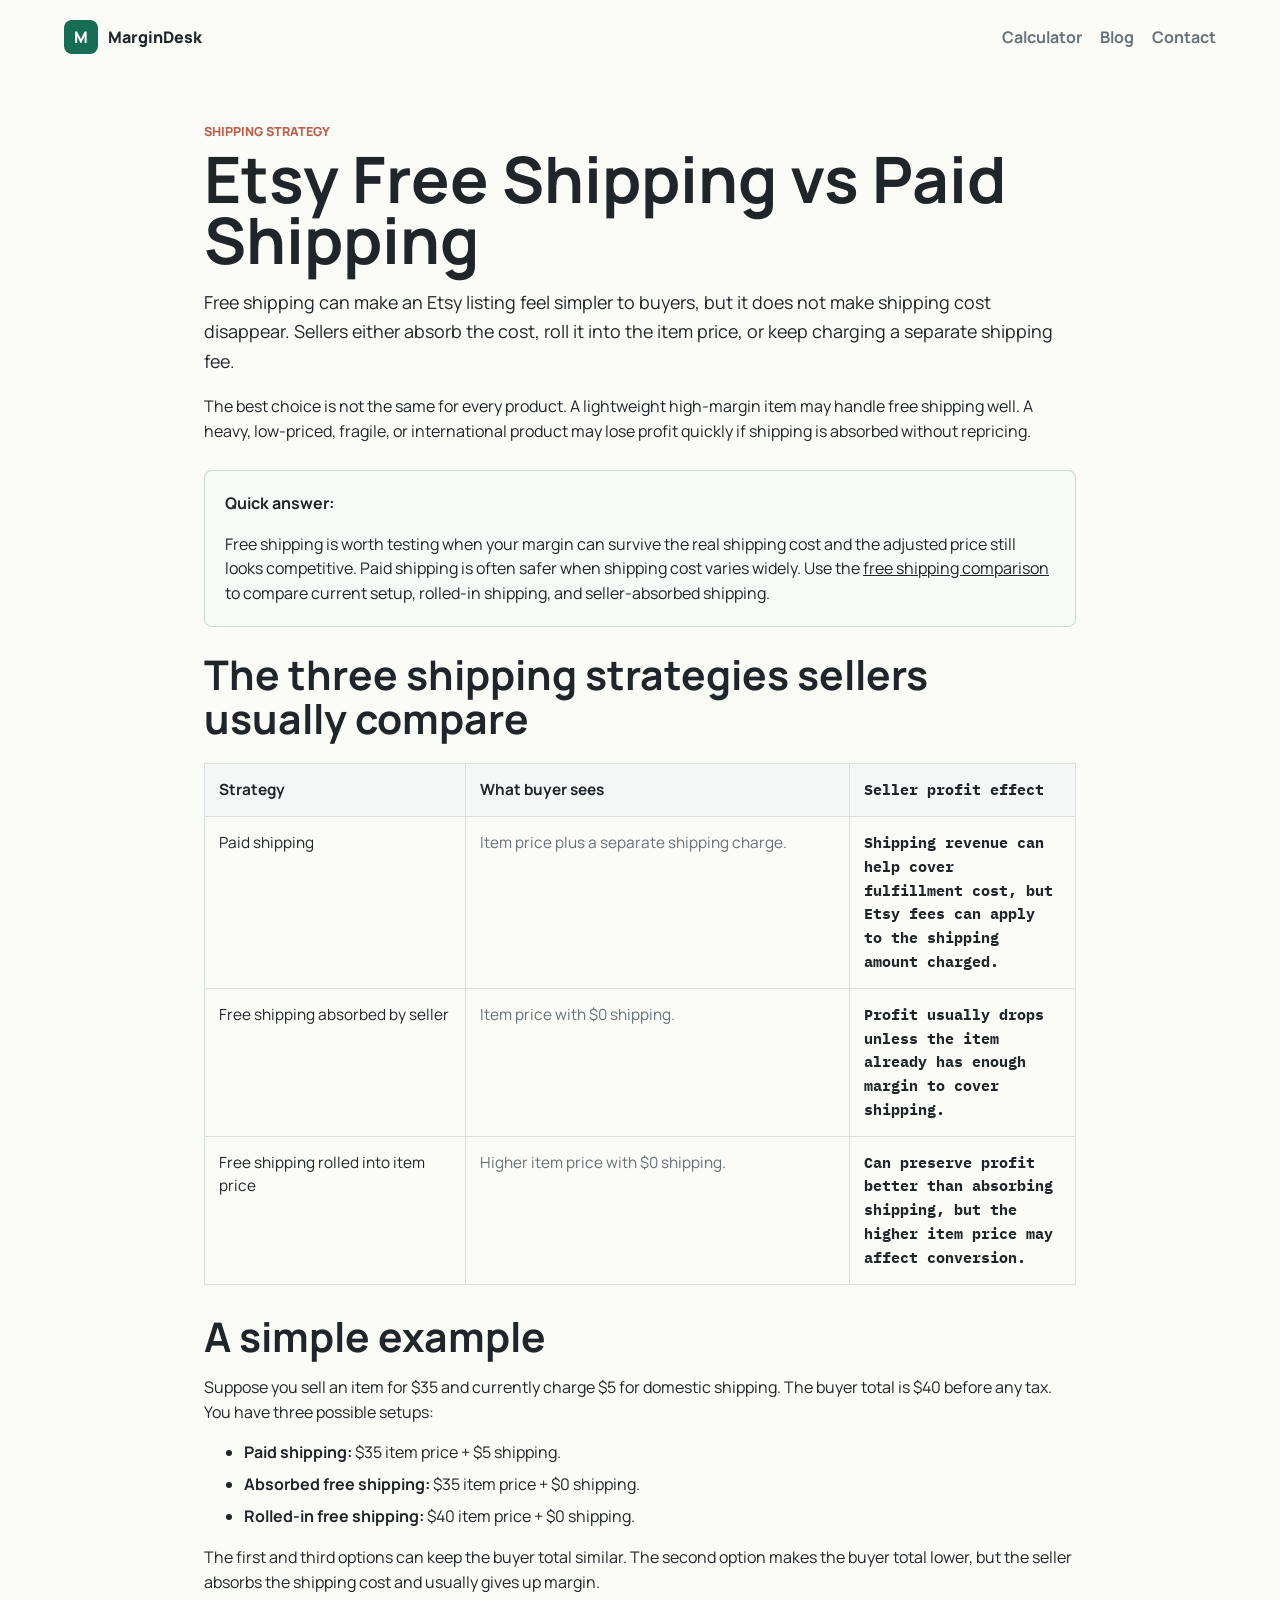
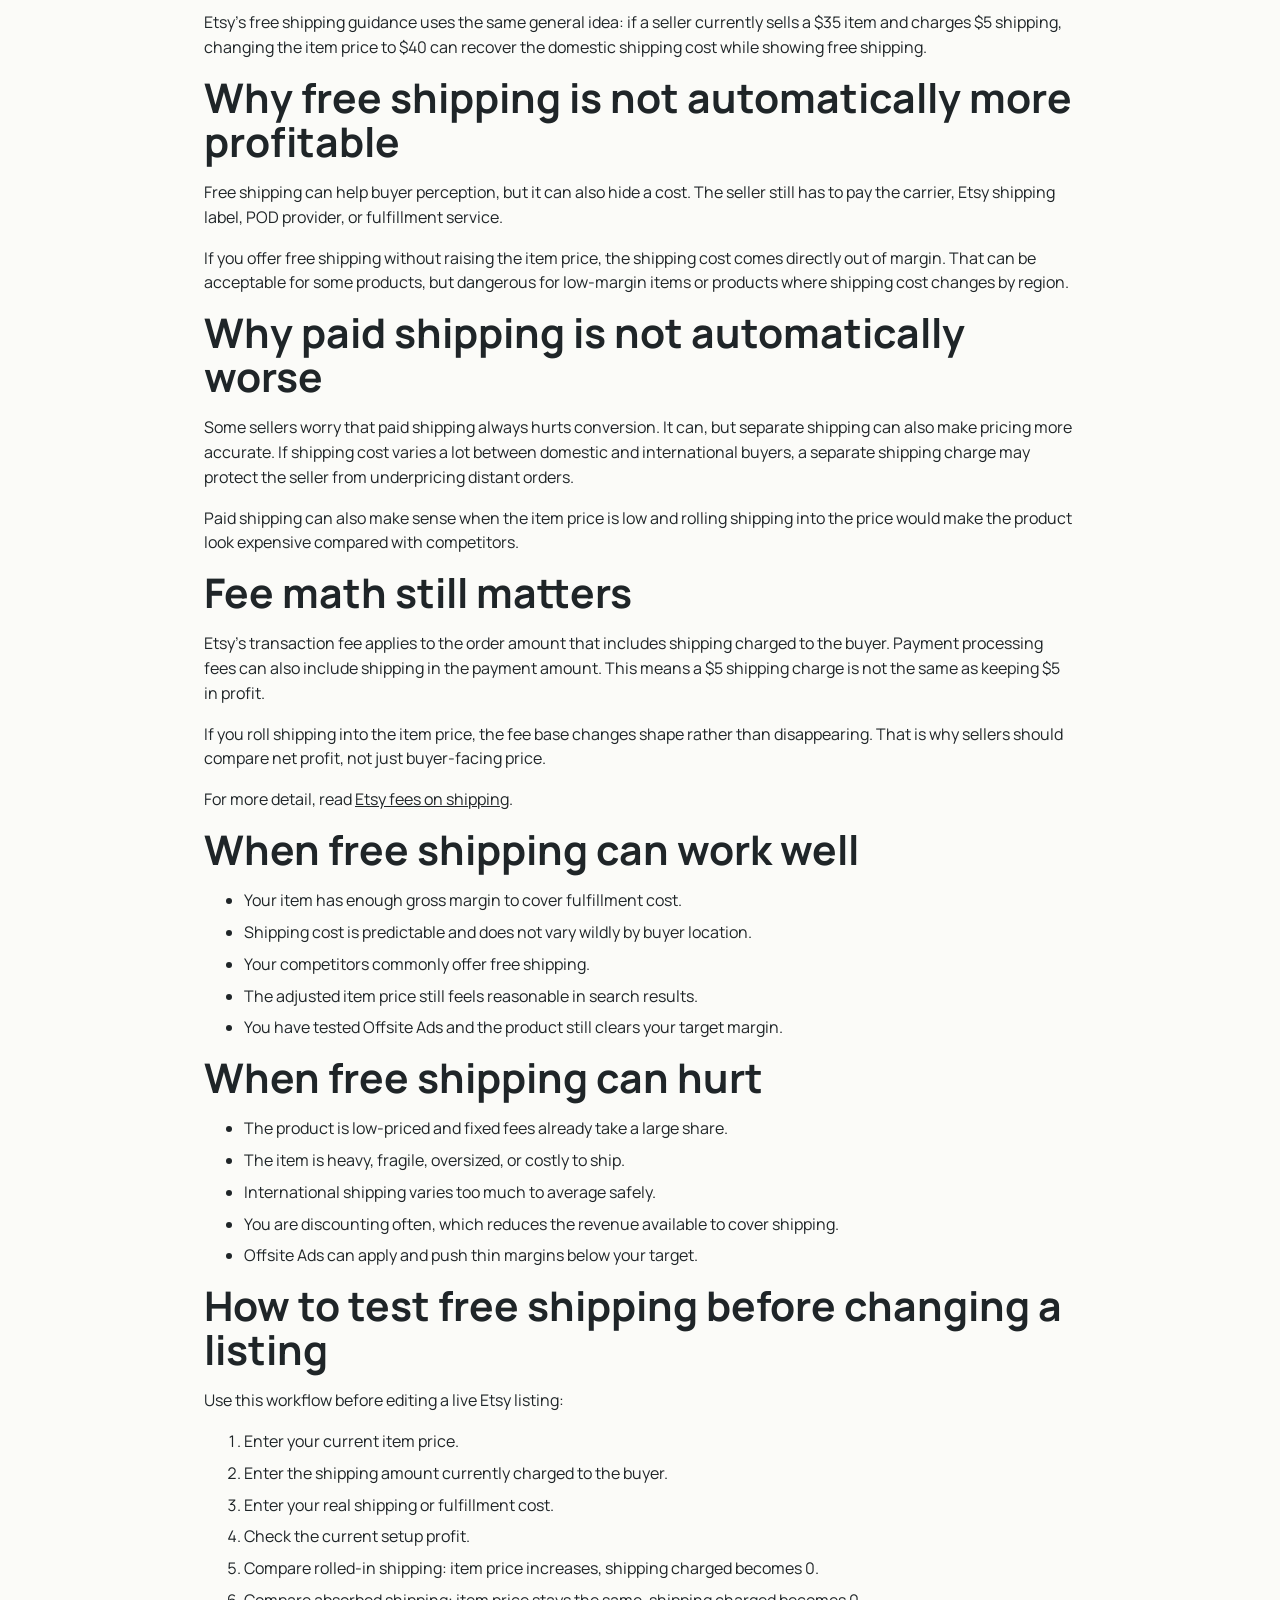
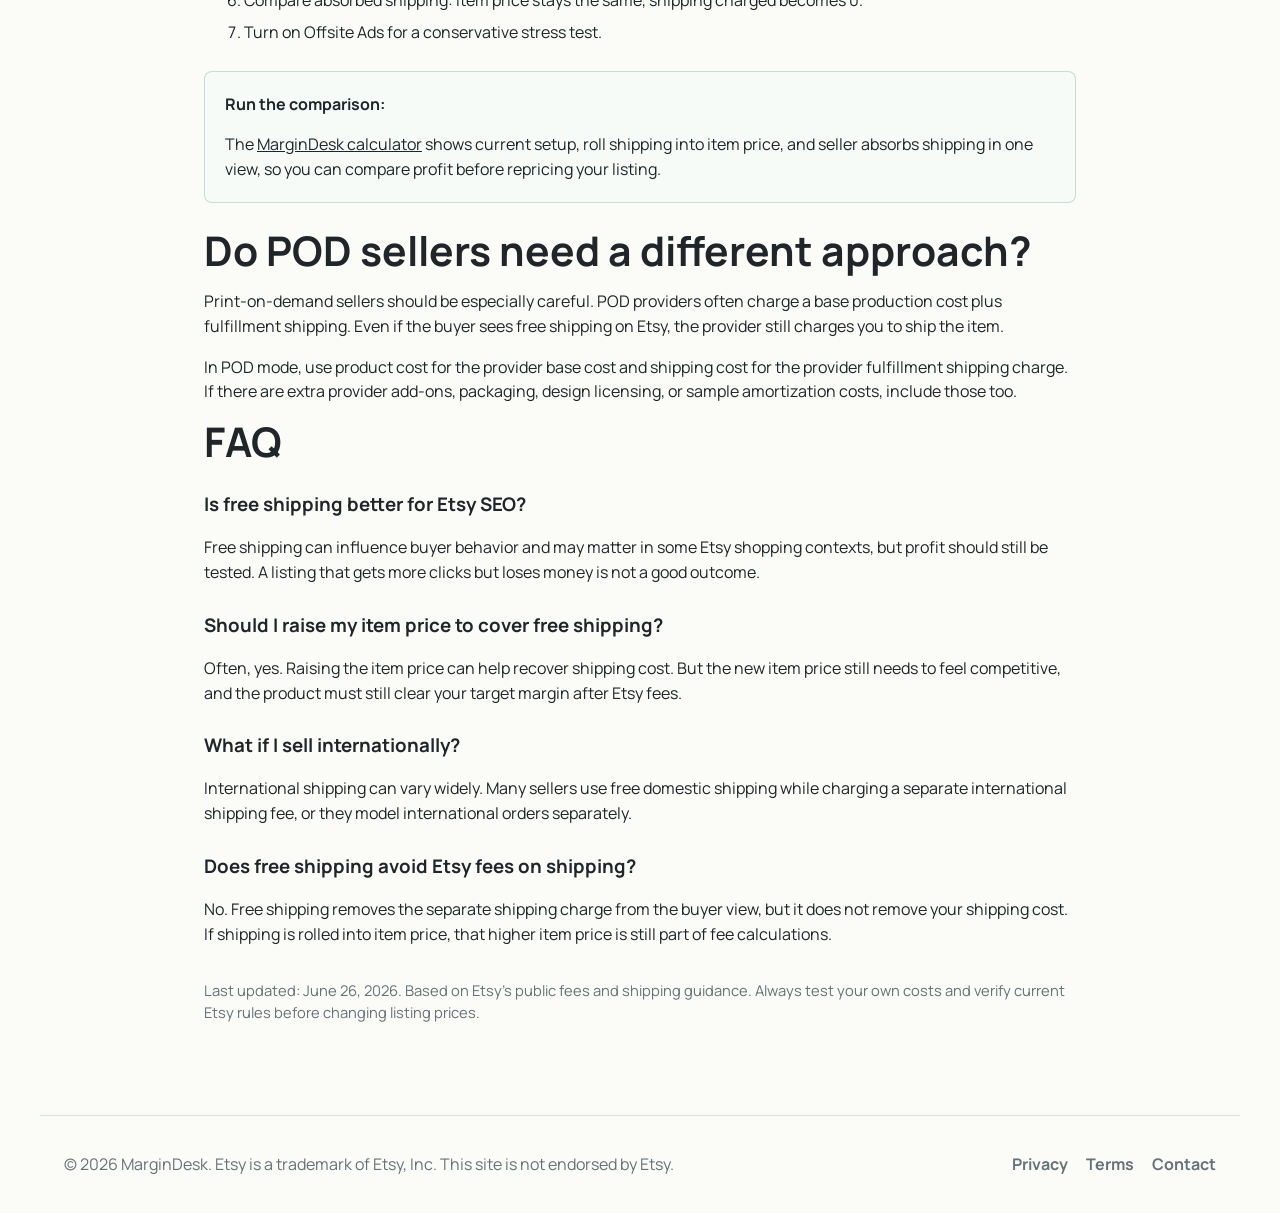
<file: blog/etsy-free-shipping-vs-paid-shipping.html>
<!doctype html>
<html lang="en">
<head>
  <meta charset="utf-8">
  <meta name="viewport" content="width=device-width, initial-scale=1">
  <title>Etsy Free Shipping vs Paid Shipping: Which Protects Profit?</title>
  <meta name="description" content="Compare Etsy free shipping, paid shipping, and rolled-in shipping from a seller profit perspective before changing your listing prices.">
  <link rel="canonical" href="https://etsy-profit-calculator-6ms.pages.dev/blog/etsy-free-shipping-vs-paid-shipping">
  <link rel="stylesheet" href="../styles.css">
</head>
<body>
  <header class="site-header">
    <a class="brand" href="../index.html"><span class="brand-mark">M</span><span>MarginDesk</span></a>
    <nav aria-label="Primary navigation">
      <a href="../index.html#calculator">Calculator</a>
      <a href="index.html">Blog</a>
      <a href="../contact.html">Contact</a>
    </nav>
  </header>

  <main class="page article-page">
    <p class="eyebrow">Shipping strategy</p>
    <h1>Etsy Free Shipping vs Paid Shipping</h1>
    <p class="lede">Free shipping can make an Etsy listing feel simpler to buyers, but it does not make shipping cost disappear. Sellers either absorb the cost, roll it into the item price, or keep charging a separate shipping fee.</p>

    <p>The best choice is not the same for every product. A lightweight high-margin item may handle free shipping well. A heavy, low-priced, fragile, or international product may lose profit quickly if shipping is absorbed without repricing.</p>

    <div class="article-callout">
      <strong>Quick answer:</strong>
      <p>Free shipping is worth testing when your margin can survive the real shipping cost and the adjusted price still looks competitive. Paid shipping is often safer when shipping cost varies widely. Use the <a href="../index.html#breakdown">free shipping comparison</a> to compare current setup, rolled-in shipping, and seller-absorbed shipping.</p>
    </div>

    <h2>The three shipping strategies sellers usually compare</h2>
    <table class="article-table">
      <thead>
        <tr>
          <th>Strategy</th>
          <th>What buyer sees</th>
          <th>Seller profit effect</th>
        </tr>
      </thead>
      <tbody>
        <tr>
          <td>Paid shipping</td>
          <td>Item price plus a separate shipping charge.</td>
          <td>Shipping revenue can help cover fulfillment cost, but Etsy fees can apply to the shipping amount charged.</td>
        </tr>
        <tr>
          <td>Free shipping absorbed by seller</td>
          <td>Item price with $0 shipping.</td>
          <td>Profit usually drops unless the item already has enough margin to cover shipping.</td>
        </tr>
        <tr>
          <td>Free shipping rolled into item price</td>
          <td>Higher item price with $0 shipping.</td>
          <td>Can preserve profit better than absorbing shipping, but the higher item price may affect conversion.</td>
        </tr>
      </tbody>
    </table>

    <h2>A simple example</h2>
    <p>Suppose you sell an item for $35 and currently charge $5 for domestic shipping. The buyer total is $40 before any tax. You have three possible setups:</p>

    <ul>
      <li><strong>Paid shipping:</strong> $35 item price + $5 shipping.</li>
      <li><strong>Absorbed free shipping:</strong> $35 item price + $0 shipping.</li>
      <li><strong>Rolled-in free shipping:</strong> $40 item price + $0 shipping.</li>
    </ul>

    <p>The first and third options can keep the buyer total similar. The second option makes the buyer total lower, but the seller absorbs the shipping cost and usually gives up margin.</p>

    <p>Etsy's free shipping guidance uses the same general idea: if a seller currently sells a $35 item and charges $5 shipping, changing the item price to $40 can recover the domestic shipping cost while showing free shipping.</p>

    <h2>Why free shipping is not automatically more profitable</h2>
    <p>Free shipping can help buyer perception, but it can also hide a cost. The seller still has to pay the carrier, Etsy shipping label, POD provider, or fulfillment service.</p>

    <p>If you offer free shipping without raising the item price, the shipping cost comes directly out of margin. That can be acceptable for some products, but dangerous for low-margin items or products where shipping cost changes by region.</p>

    <h2>Why paid shipping is not automatically worse</h2>
    <p>Some sellers worry that paid shipping always hurts conversion. It can, but separate shipping can also make pricing more accurate. If shipping cost varies a lot between domestic and international buyers, a separate shipping charge may protect the seller from underpricing distant orders.</p>

    <p>Paid shipping can also make sense when the item price is low and rolling shipping into the price would make the product look expensive compared with competitors.</p>

    <h2>Fee math still matters</h2>
    <p>Etsy's transaction fee applies to the order amount that includes shipping charged to the buyer. Payment processing fees can also include shipping in the payment amount. This means a $5 shipping charge is not the same as keeping $5 in profit.</p>

    <p>If you roll shipping into the item price, the fee base changes shape rather than disappearing. That is why sellers should compare net profit, not just buyer-facing price.</p>

    <p>For more detail, read <a href="etsy-fees-on-shipping.html">Etsy fees on shipping</a>.</p>

    <h2>When free shipping can work well</h2>
    <ul>
      <li>Your item has enough gross margin to cover fulfillment cost.</li>
      <li>Shipping cost is predictable and does not vary wildly by buyer location.</li>
      <li>Your competitors commonly offer free shipping.</li>
      <li>The adjusted item price still feels reasonable in search results.</li>
      <li>You have tested Offsite Ads and the product still clears your target margin.</li>
    </ul>

    <h2>When free shipping can hurt</h2>
    <ul>
      <li>The product is low-priced and fixed fees already take a large share.</li>
      <li>The item is heavy, fragile, oversized, or costly to ship.</li>
      <li>International shipping varies too much to average safely.</li>
      <li>You are discounting often, which reduces the revenue available to cover shipping.</li>
      <li>Offsite Ads can apply and push thin margins below your target.</li>
    </ul>

    <h2>How to test free shipping before changing a listing</h2>
    <p>Use this workflow before editing a live Etsy listing:</p>
    <ol>
      <li>Enter your current item price.</li>
      <li>Enter the shipping amount currently charged to the buyer.</li>
      <li>Enter your real shipping or fulfillment cost.</li>
      <li>Check the current setup profit.</li>
      <li>Compare rolled-in shipping: item price increases, shipping charged becomes 0.</li>
      <li>Compare absorbed shipping: item price stays the same, shipping charged becomes 0.</li>
      <li>Turn on Offsite Ads for a conservative stress test.</li>
    </ol>

    <div class="article-callout">
      <strong>Run the comparison:</strong>
      <p>The <a href="../index.html#breakdown">MarginDesk calculator</a> shows current setup, roll shipping into item price, and seller absorbs shipping in one view, so you can compare profit before repricing your listing.</p>
    </div>

    <h2>Do POD sellers need a different approach?</h2>
    <p>Print-on-demand sellers should be especially careful. POD providers often charge a base production cost plus fulfillment shipping. Even if the buyer sees free shipping on Etsy, the provider still charges you to ship the item.</p>

    <p>In POD mode, use product cost for the provider base cost and shipping cost for the provider fulfillment shipping charge. If there are extra provider add-ons, packaging, design licensing, or sample amortization costs, include those too.</p>

    <h2>FAQ</h2>
    <h3>Is free shipping better for Etsy SEO?</h3>
    <p>Free shipping can influence buyer behavior and may matter in some Etsy shopping contexts, but profit should still be tested. A listing that gets more clicks but loses money is not a good outcome.</p>

    <h3>Should I raise my item price to cover free shipping?</h3>
    <p>Often, yes. Raising the item price can help recover shipping cost. But the new item price still needs to feel competitive, and the product must still clear your target margin after Etsy fees.</p>

    <h3>What if I sell internationally?</h3>
    <p>International shipping can vary widely. Many sellers use free domestic shipping while charging a separate international shipping fee, or they model international orders separately.</p>

    <h3>Does free shipping avoid Etsy fees on shipping?</h3>
    <p>No. Free shipping removes the separate shipping charge from the buyer view, but it does not remove your shipping cost. If shipping is rolled into item price, that higher item price is still part of fee calculations.</p>

    <p class="article-updated">Last updated: June 26, 2026. Based on Etsy's public fees and shipping guidance. Always test your own costs and verify current Etsy rules before changing listing prices.</p>
  </main>

  <footer class="site-footer">
    <p>&copy; 2026 MarginDesk. Etsy is a trademark of Etsy, Inc. This site is not endorsed by Etsy.</p>
    <nav><a href="../privacy.html">Privacy</a><a href="../terms.html">Terms</a><a href="../contact.html">Contact</a></nav>
  </footer>
</body>
</html>
</file>
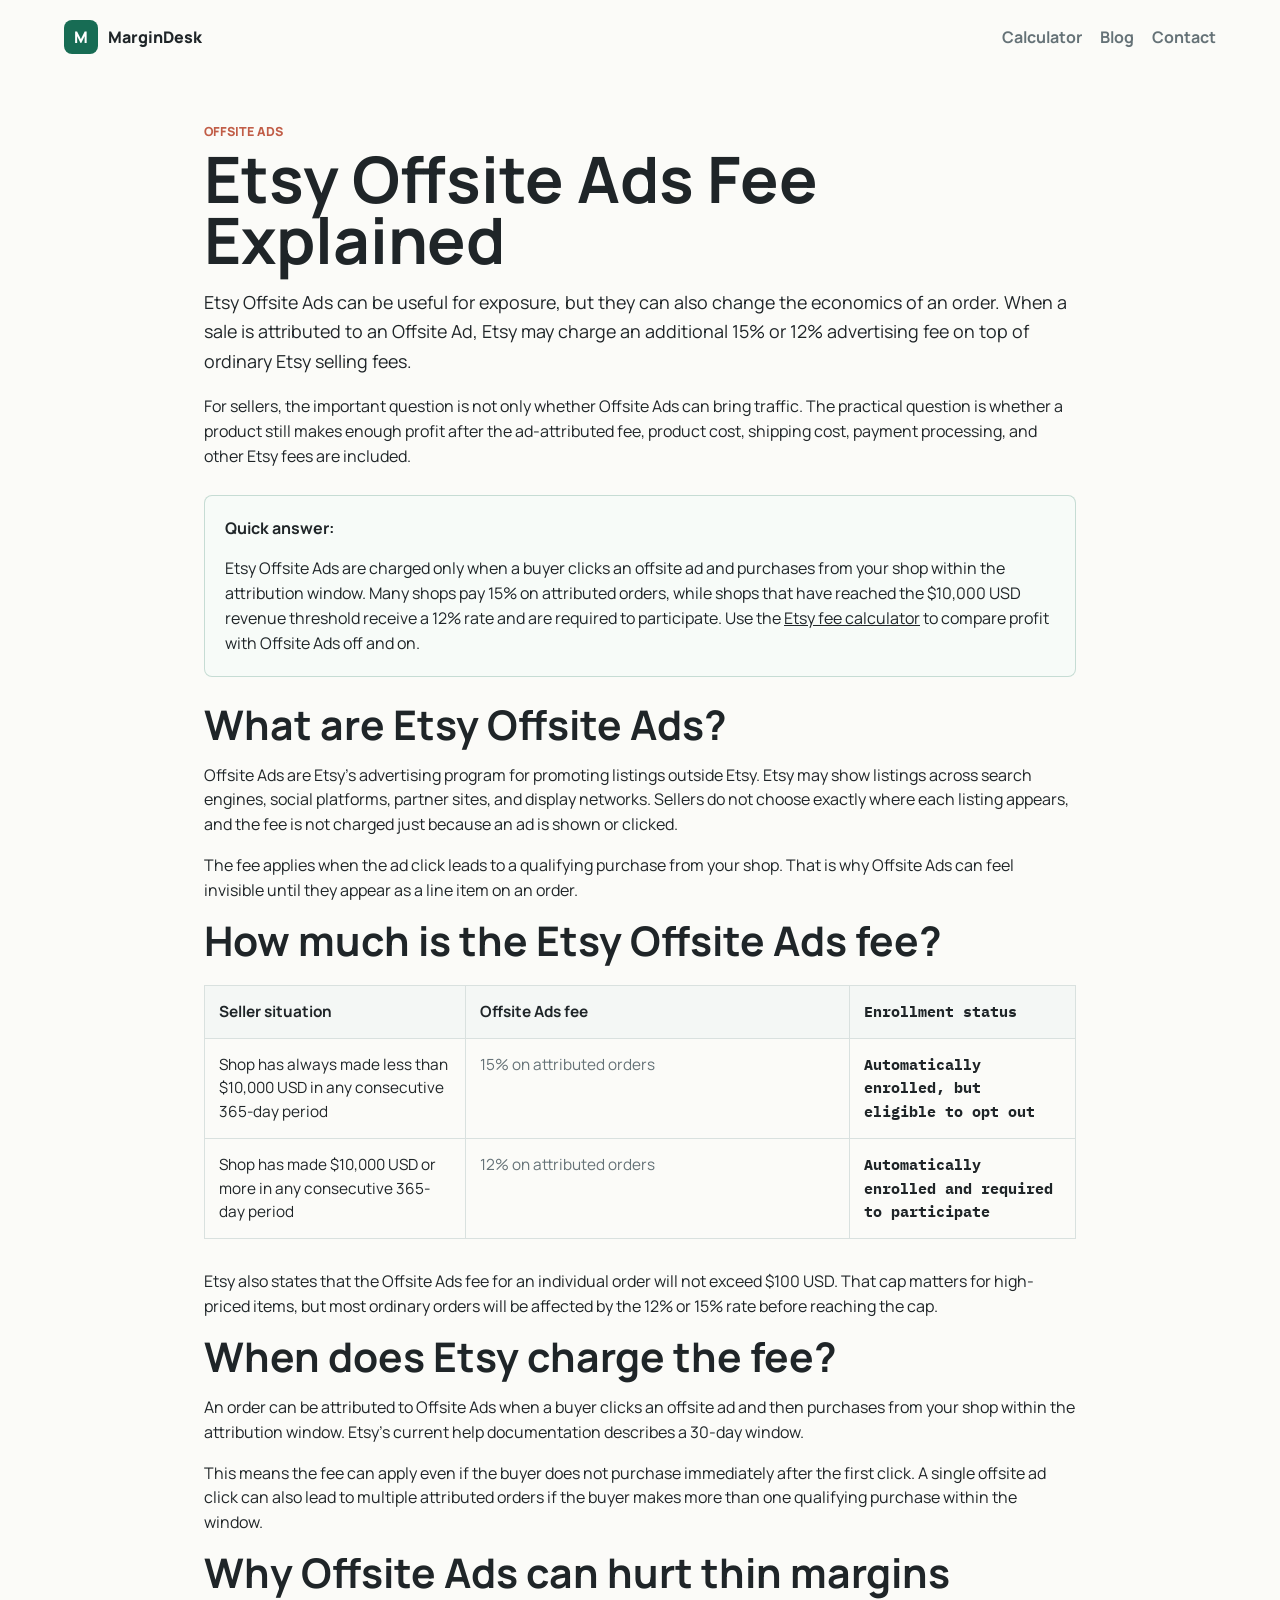
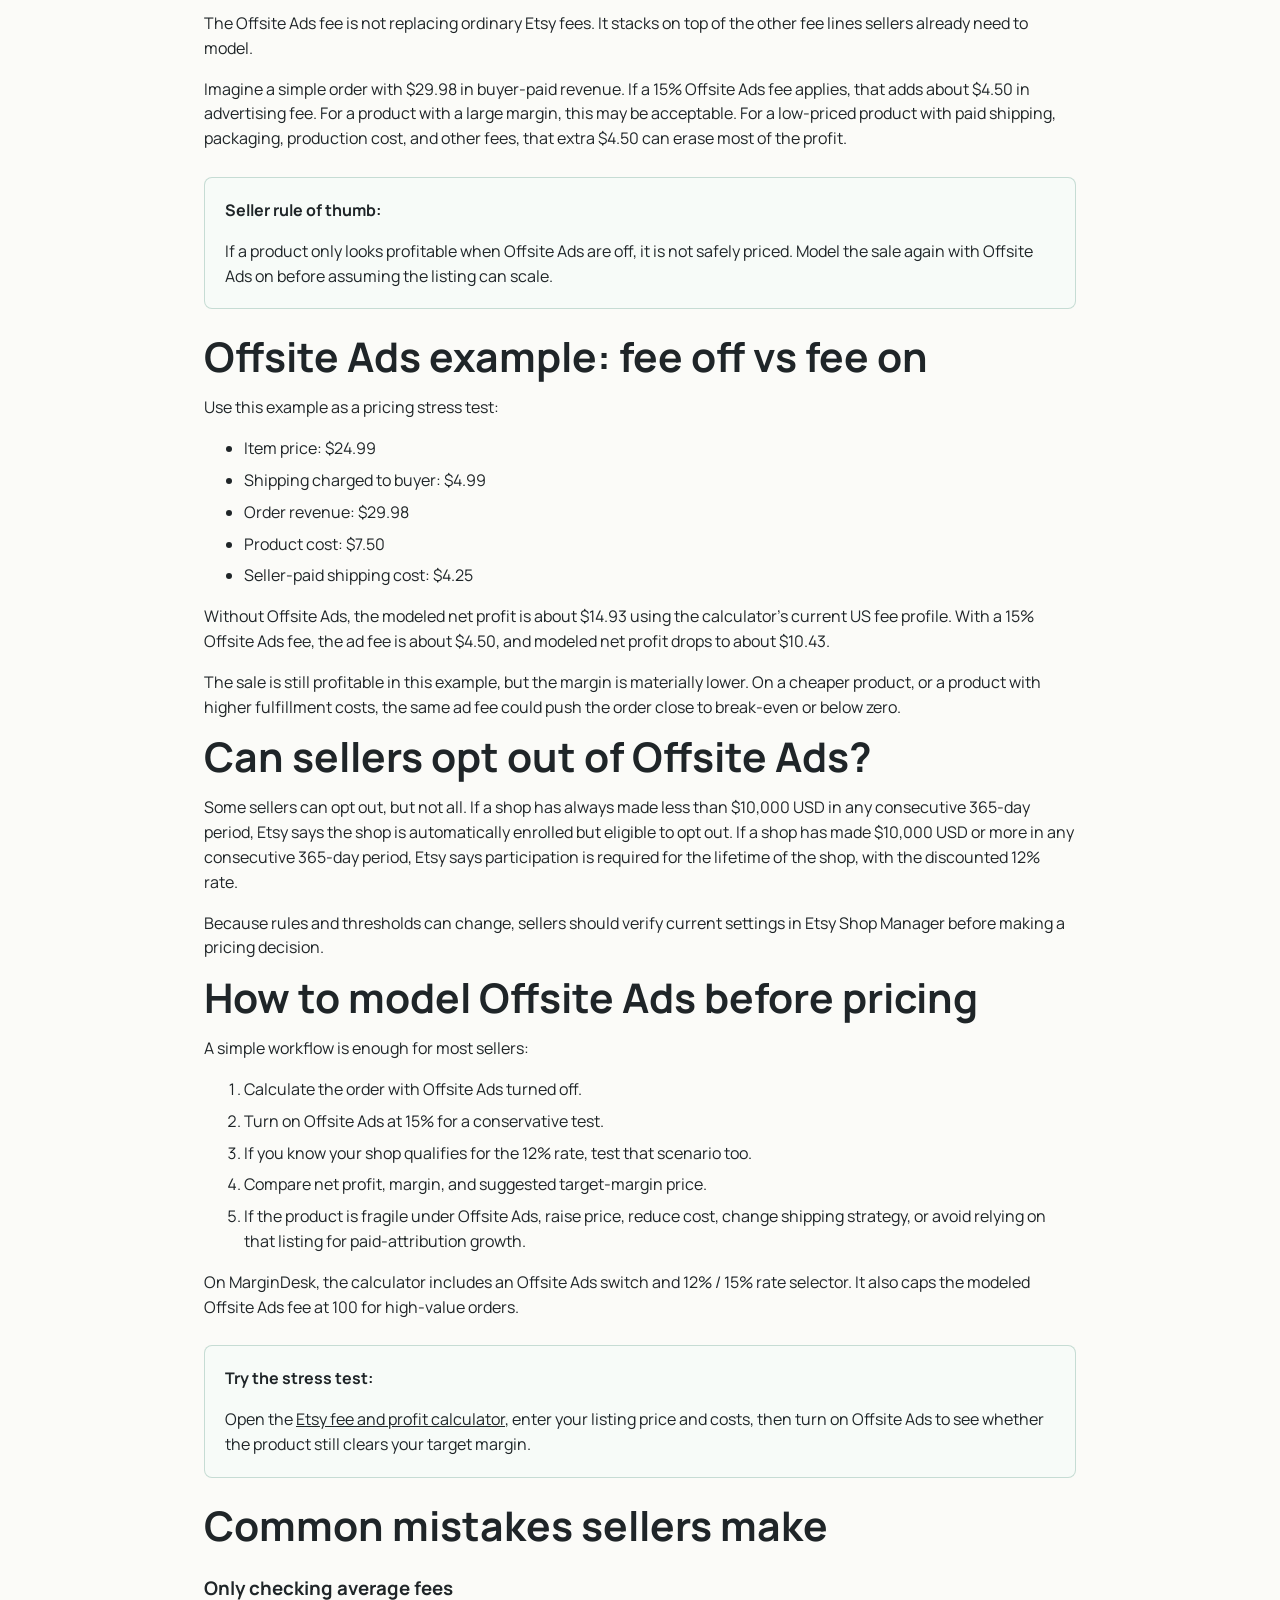
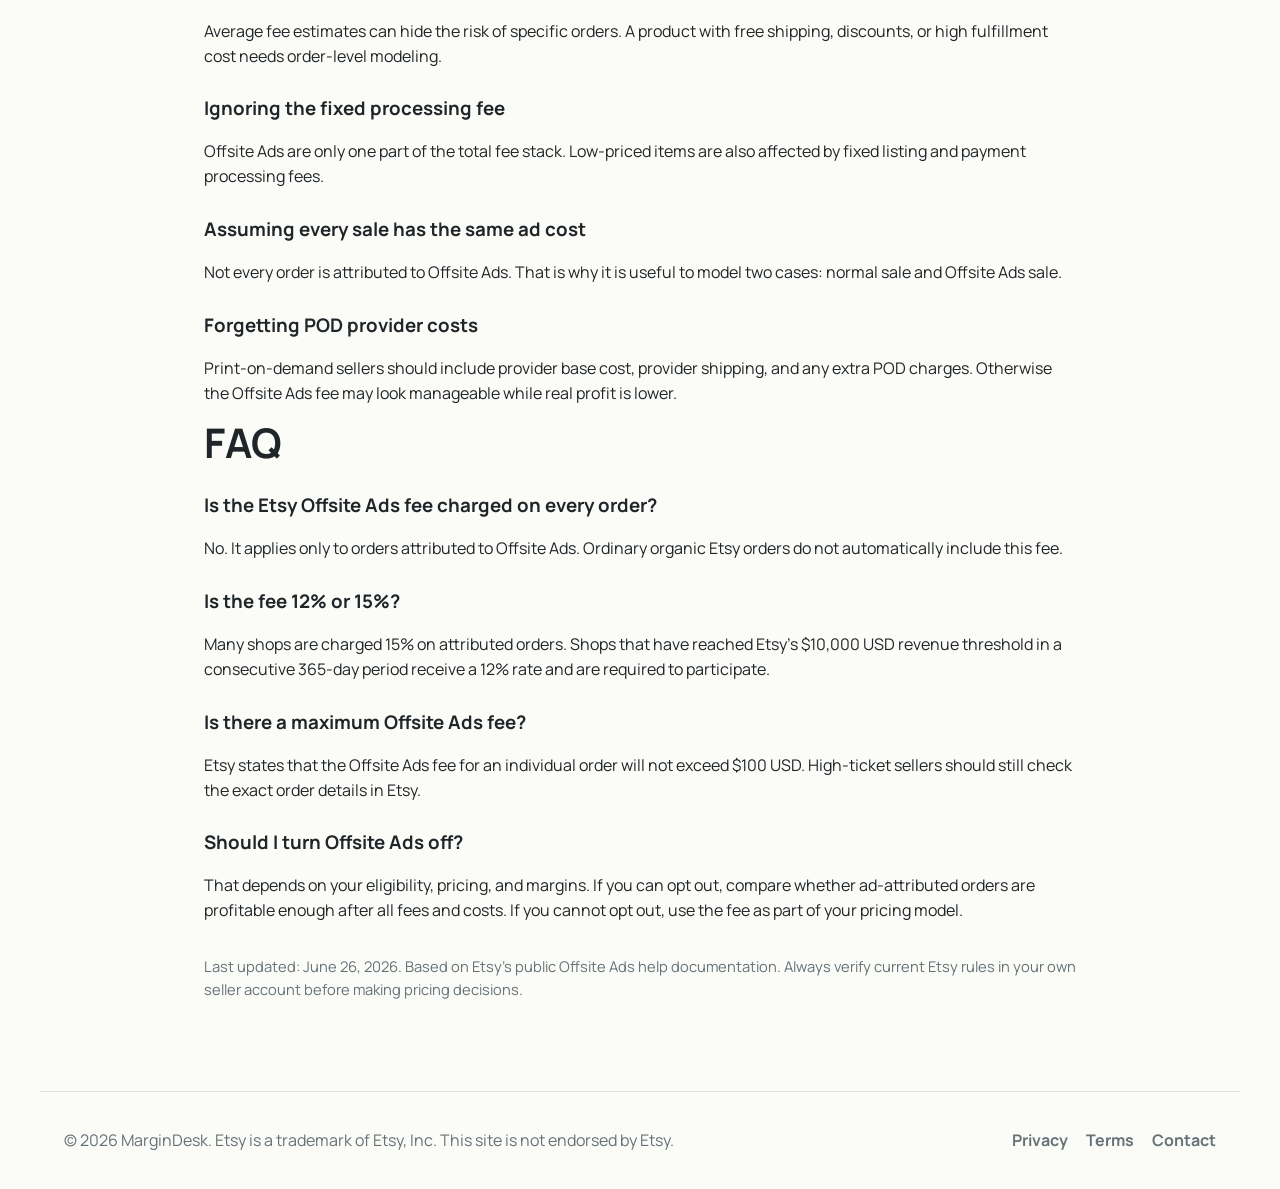
<file: blog/etsy-offsite-ads-fee-explained.html>
<!doctype html>
<html lang="en">
<head>
  <meta charset="utf-8">
  <meta name="viewport" content="width=device-width, initial-scale=1">
  <title>Etsy Offsite Ads Fee Explained: 12%, 15%, and Profit Risk</title>
  <meta name="description" content="Understand Etsy Offsite Ads fees, when they apply, why the 12% or 15% fee can change your profit, and how sellers can model ad-attributed orders.">
  <link rel="canonical" href="https://etsy-profit-calculator-6ms.pages.dev/blog/etsy-offsite-ads-fee-explained">
  <link rel="stylesheet" href="../styles.css">
</head>
<body>
  <header class="site-header">
    <a class="brand" href="../index.html"><span class="brand-mark">M</span><span>MarginDesk</span></a>
    <nav aria-label="Primary navigation">
      <a href="../index.html#calculator">Calculator</a>
      <a href="index.html">Blog</a>
      <a href="../contact.html">Contact</a>
    </nav>
  </header>

  <main class="page article-page">
    <p class="eyebrow">Offsite Ads</p>
    <h1>Etsy Offsite Ads Fee Explained</h1>
    <p class="lede">Etsy Offsite Ads can be useful for exposure, but they can also change the economics of an order. When a sale is attributed to an Offsite Ad, Etsy may charge an additional 15% or 12% advertising fee on top of ordinary Etsy selling fees.</p>

    <p>For sellers, the important question is not only whether Offsite Ads can bring traffic. The practical question is whether a product still makes enough profit after the ad-attributed fee, product cost, shipping cost, payment processing, and other Etsy fees are included.</p>

    <div class="article-callout">
      <strong>Quick answer:</strong>
      <p>Etsy Offsite Ads are charged only when a buyer clicks an offsite ad and purchases from your shop within the attribution window. Many shops pay 15% on attributed orders, while shops that have reached the $10,000 USD revenue threshold receive a 12% rate and are required to participate. Use the <a href="../index.html#calculator">Etsy fee calculator</a> to compare profit with Offsite Ads off and on.</p>
    </div>

    <h2>What are Etsy Offsite Ads?</h2>
    <p>Offsite Ads are Etsy's advertising program for promoting listings outside Etsy. Etsy may show listings across search engines, social platforms, partner sites, and display networks. Sellers do not choose exactly where each listing appears, and the fee is not charged just because an ad is shown or clicked.</p>

    <p>The fee applies when the ad click leads to a qualifying purchase from your shop. That is why Offsite Ads can feel invisible until they appear as a line item on an order.</p>

    <h2>How much is the Etsy Offsite Ads fee?</h2>
    <table class="article-table">
      <thead>
        <tr>
          <th>Seller situation</th>
          <th>Offsite Ads fee</th>
          <th>Enrollment status</th>
        </tr>
      </thead>
      <tbody>
        <tr>
          <td>Shop has always made less than $10,000 USD in any consecutive 365-day period</td>
          <td>15% on attributed orders</td>
          <td>Automatically enrolled, but eligible to opt out</td>
        </tr>
        <tr>
          <td>Shop has made $10,000 USD or more in any consecutive 365-day period</td>
          <td>12% on attributed orders</td>
          <td>Automatically enrolled and required to participate</td>
        </tr>
      </tbody>
    </table>

    <p>Etsy also states that the Offsite Ads fee for an individual order will not exceed $100 USD. That cap matters for high-priced items, but most ordinary orders will be affected by the 12% or 15% rate before reaching the cap.</p>

    <h2>When does Etsy charge the fee?</h2>
    <p>An order can be attributed to Offsite Ads when a buyer clicks an offsite ad and then purchases from your shop within the attribution window. Etsy's current help documentation describes a 30-day window.</p>

    <p>This means the fee can apply even if the buyer does not purchase immediately after the first click. A single offsite ad click can also lead to multiple attributed orders if the buyer makes more than one qualifying purchase within the window.</p>

    <h2>Why Offsite Ads can hurt thin margins</h2>
    <p>The Offsite Ads fee is not replacing ordinary Etsy fees. It stacks on top of the other fee lines sellers already need to model.</p>

    <p>Imagine a simple order with $29.98 in buyer-paid revenue. If a 15% Offsite Ads fee applies, that adds about $4.50 in advertising fee. For a product with a large margin, this may be acceptable. For a low-priced product with paid shipping, packaging, production cost, and other fees, that extra $4.50 can erase most of the profit.</p>

    <div class="article-callout">
      <strong>Seller rule of thumb:</strong>
      <p>If a product only looks profitable when Offsite Ads are off, it is not safely priced. Model the sale again with Offsite Ads on before assuming the listing can scale.</p>
    </div>

    <h2>Offsite Ads example: fee off vs fee on</h2>
    <p>Use this example as a pricing stress test:</p>
    <ul>
      <li>Item price: $24.99</li>
      <li>Shipping charged to buyer: $4.99</li>
      <li>Order revenue: $29.98</li>
      <li>Product cost: $7.50</li>
      <li>Seller-paid shipping cost: $4.25</li>
    </ul>

    <p>Without Offsite Ads, the modeled net profit is about $14.93 using the calculator's current US fee profile. With a 15% Offsite Ads fee, the ad fee is about $4.50, and modeled net profit drops to about $10.43.</p>

    <p>The sale is still profitable in this example, but the margin is materially lower. On a cheaper product, or a product with higher fulfillment costs, the same ad fee could push the order close to break-even or below zero.</p>

    <h2>Can sellers opt out of Offsite Ads?</h2>
    <p>Some sellers can opt out, but not all. If a shop has always made less than $10,000 USD in any consecutive 365-day period, Etsy says the shop is automatically enrolled but eligible to opt out. If a shop has made $10,000 USD or more in any consecutive 365-day period, Etsy says participation is required for the lifetime of the shop, with the discounted 12% rate.</p>

    <p>Because rules and thresholds can change, sellers should verify current settings in Etsy Shop Manager before making a pricing decision.</p>

    <h2>How to model Offsite Ads before pricing</h2>
    <p>A simple workflow is enough for most sellers:</p>
    <ol>
      <li>Calculate the order with Offsite Ads turned off.</li>
      <li>Turn on Offsite Ads at 15% for a conservative test.</li>
      <li>If you know your shop qualifies for the 12% rate, test that scenario too.</li>
      <li>Compare net profit, margin, and suggested target-margin price.</li>
      <li>If the product is fragile under Offsite Ads, raise price, reduce cost, change shipping strategy, or avoid relying on that listing for paid-attribution growth.</li>
    </ol>

    <p>On MarginDesk, the calculator includes an Offsite Ads switch and 12% / 15% rate selector. It also caps the modeled Offsite Ads fee at 100 for high-value orders.</p>

    <div class="article-callout">
      <strong>Try the stress test:</strong>
      <p>Open the <a href="../index.html#calculator">Etsy fee and profit calculator</a>, enter your listing price and costs, then turn on Offsite Ads to see whether the product still clears your target margin.</p>
    </div>

    <h2>Common mistakes sellers make</h2>
    <h3>Only checking average fees</h3>
    <p>Average fee estimates can hide the risk of specific orders. A product with free shipping, discounts, or high fulfillment cost needs order-level modeling.</p>

    <h3>Ignoring the fixed processing fee</h3>
    <p>Offsite Ads are only one part of the total fee stack. Low-priced items are also affected by fixed listing and payment processing fees.</p>

    <h3>Assuming every sale has the same ad cost</h3>
    <p>Not every order is attributed to Offsite Ads. That is why it is useful to model two cases: normal sale and Offsite Ads sale.</p>

    <h3>Forgetting POD provider costs</h3>
    <p>Print-on-demand sellers should include provider base cost, provider shipping, and any extra POD charges. Otherwise the Offsite Ads fee may look manageable while real profit is lower.</p>

    <h2>FAQ</h2>
    <h3>Is the Etsy Offsite Ads fee charged on every order?</h3>
    <p>No. It applies only to orders attributed to Offsite Ads. Ordinary organic Etsy orders do not automatically include this fee.</p>

    <h3>Is the fee 12% or 15%?</h3>
    <p>Many shops are charged 15% on attributed orders. Shops that have reached Etsy's $10,000 USD revenue threshold in a consecutive 365-day period receive a 12% rate and are required to participate.</p>

    <h3>Is there a maximum Offsite Ads fee?</h3>
    <p>Etsy states that the Offsite Ads fee for an individual order will not exceed $100 USD. High-ticket sellers should still check the exact order details in Etsy.</p>

    <h3>Should I turn Offsite Ads off?</h3>
    <p>That depends on your eligibility, pricing, and margins. If you can opt out, compare whether ad-attributed orders are profitable enough after all fees and costs. If you cannot opt out, use the fee as part of your pricing model.</p>

    <p class="article-updated">Last updated: June 26, 2026. Based on Etsy's public Offsite Ads help documentation. Always verify current Etsy rules in your own seller account before making pricing decisions.</p>
  </main>

  <footer class="site-footer">
    <p>&copy; 2026 MarginDesk. Etsy is a trademark of Etsy, Inc. This site is not endorsed by Etsy.</p>
    <nav><a href="../privacy.html">Privacy</a><a href="../terms.html">Terms</a><a href="../contact.html">Contact</a></nav>
  </footer>
</body>
</html>
</file>
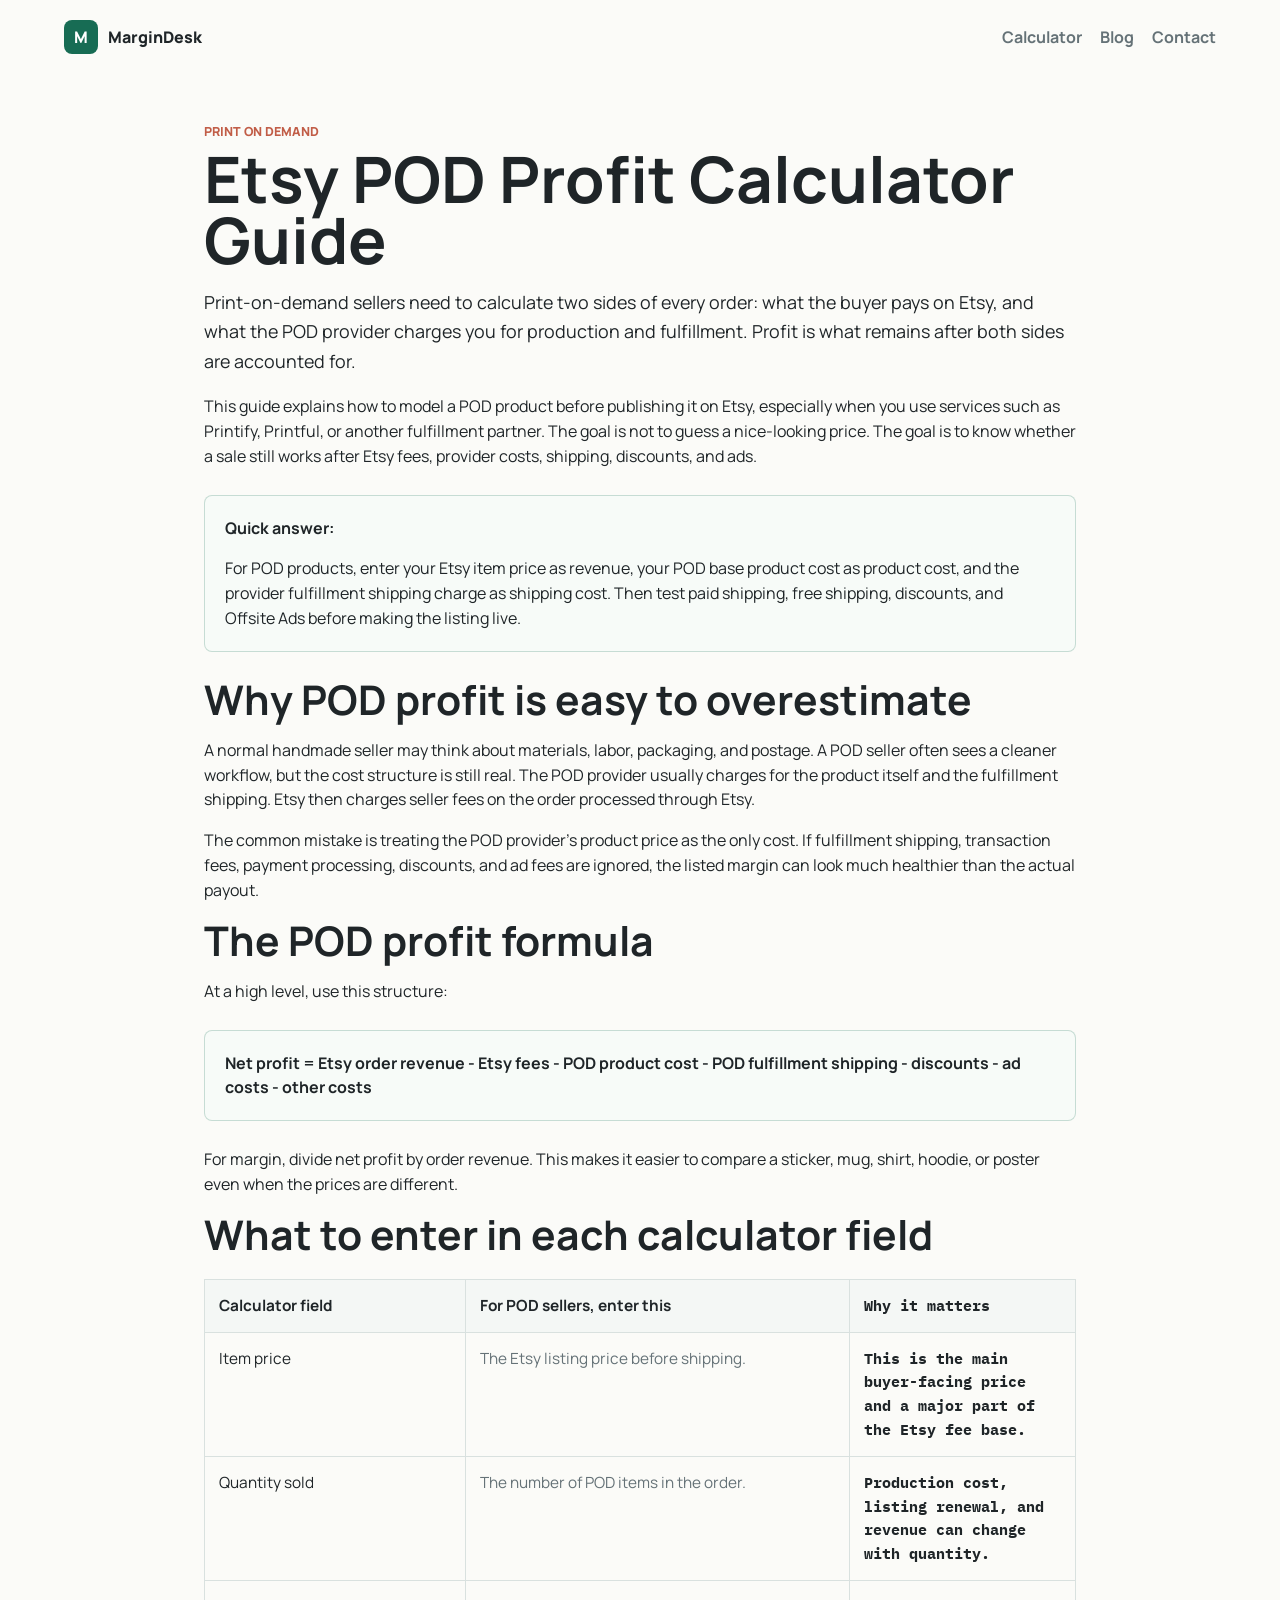
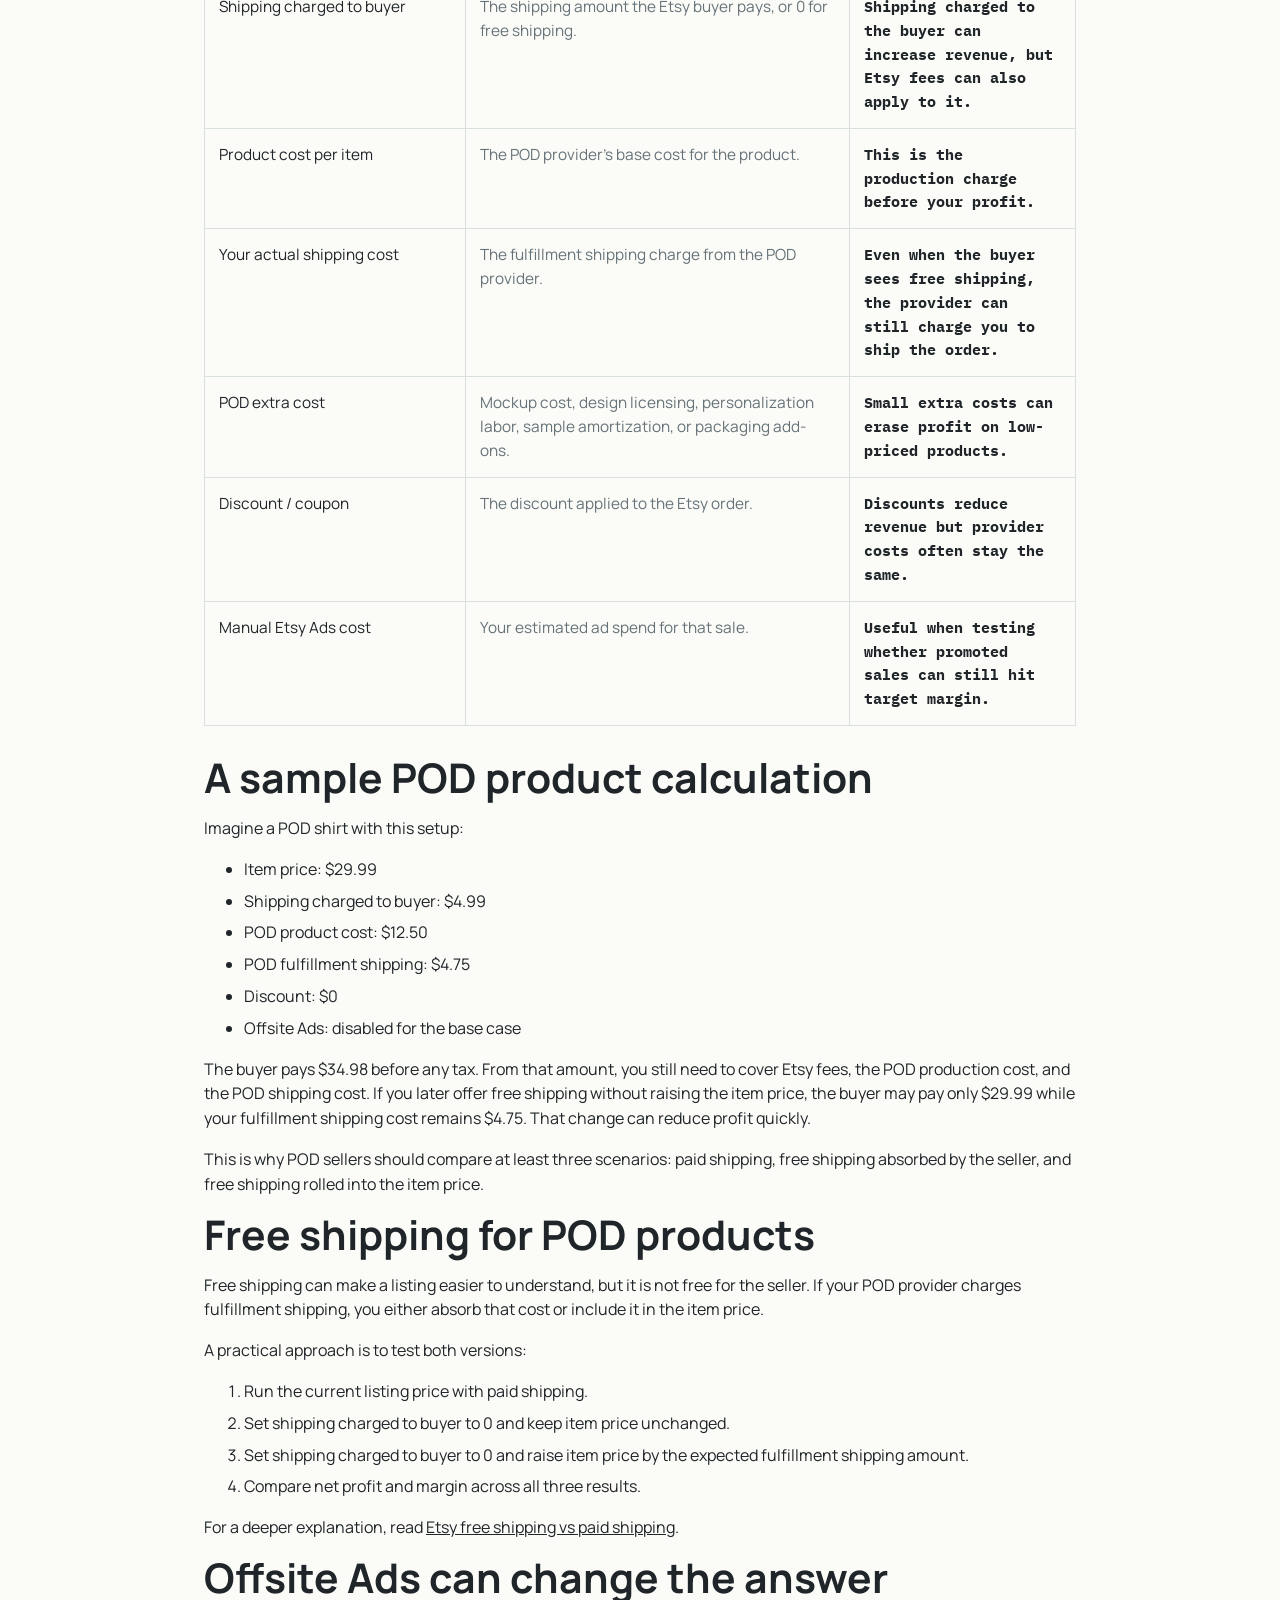
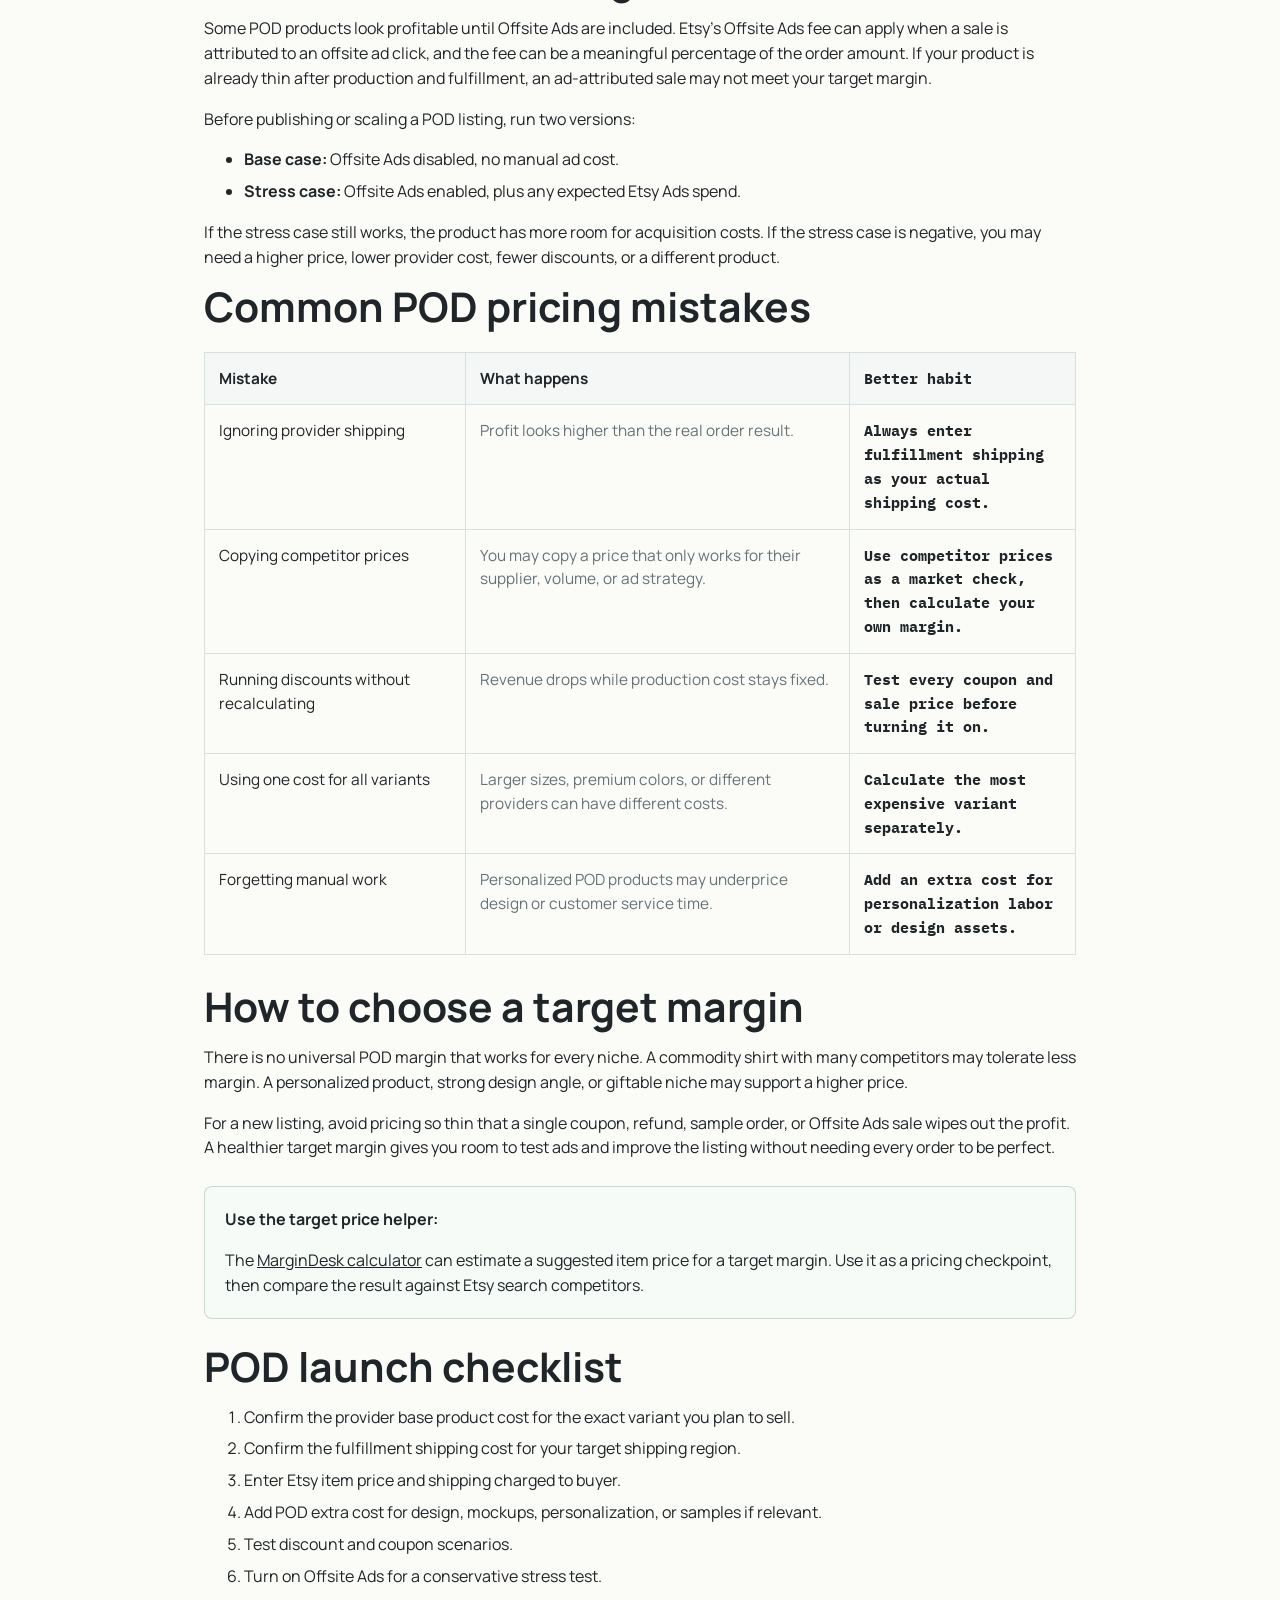
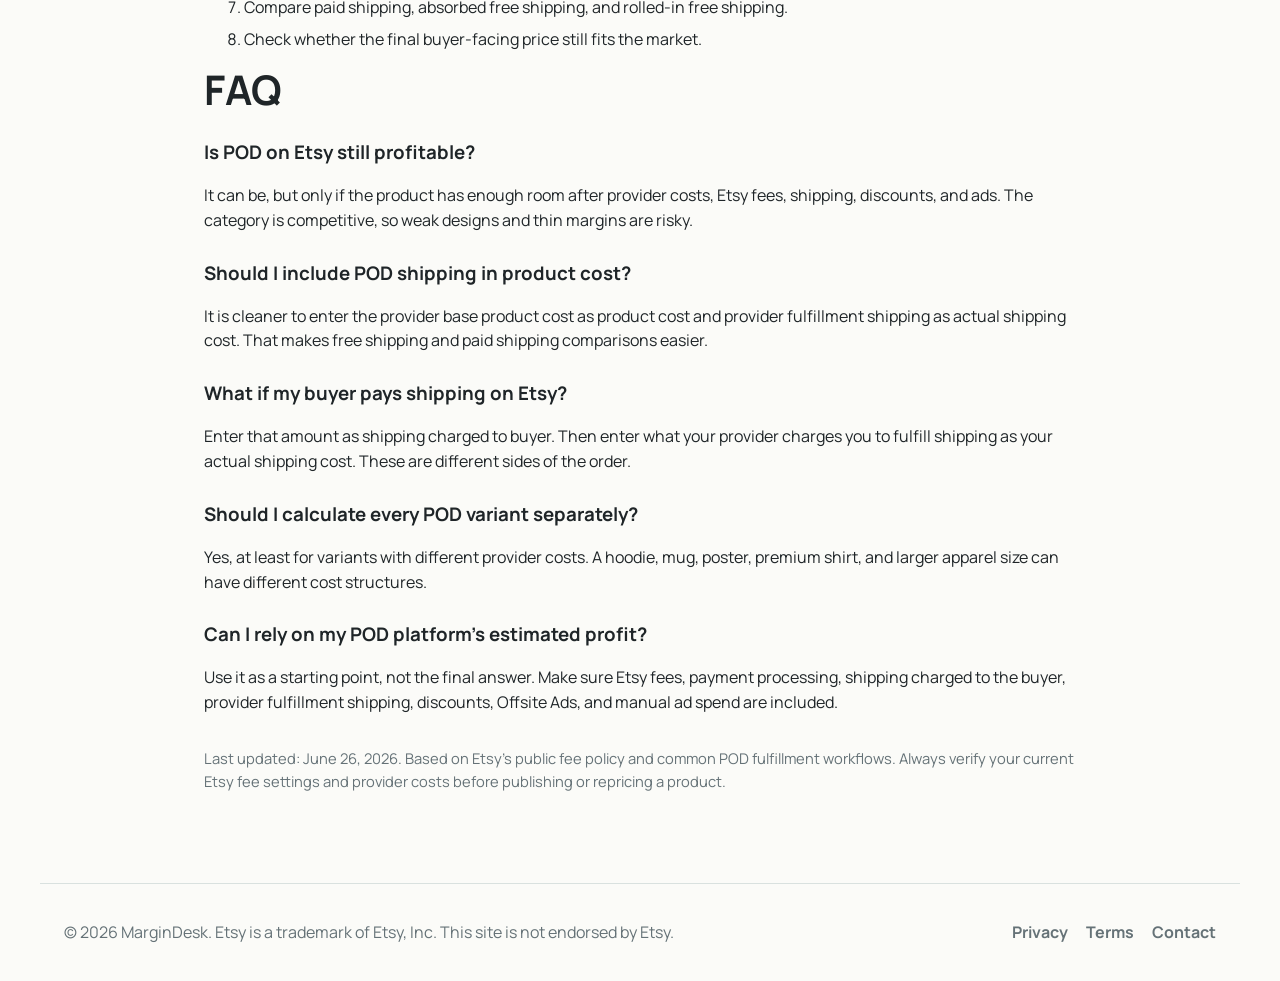
<file: blog/etsy-pod-profit-calculator-guide.html>
<!doctype html>
<html lang="en">
<head>
  <meta charset="utf-8">
  <meta name="viewport" content="width=device-width, initial-scale=1">
  <title>Etsy POD Profit Calculator Guide: Price Print-on-Demand Products</title>
  <meta name="description" content="Learn how to calculate Etsy print-on-demand profit with product cost, fulfillment shipping, Etsy fees, discounts, Offsite Ads, and target margin.">
  <link rel="canonical" href="https://etsy-profit-calculator-6ms.pages.dev/blog/etsy-pod-profit-calculator-guide">
  <link rel="stylesheet" href="../styles.css">
</head>
<body>
  <header class="site-header">
    <a class="brand" href="../index.html"><span class="brand-mark">M</span><span>MarginDesk</span></a>
    <nav aria-label="Primary navigation">
      <a href="../index.html#calculator">Calculator</a>
      <a href="index.html">Blog</a>
      <a href="../contact.html">Contact</a>
    </nav>
  </header>

  <main class="page article-page">
    <p class="eyebrow">Print on demand</p>
    <h1>Etsy POD Profit Calculator Guide</h1>
    <p class="lede">Print-on-demand sellers need to calculate two sides of every order: what the buyer pays on Etsy, and what the POD provider charges you for production and fulfillment. Profit is what remains after both sides are accounted for.</p>

    <p>This guide explains how to model a POD product before publishing it on Etsy, especially when you use services such as Printify, Printful, or another fulfillment partner. The goal is not to guess a nice-looking price. The goal is to know whether a sale still works after Etsy fees, provider costs, shipping, discounts, and ads.</p>

    <div class="article-callout">
      <strong>Quick answer:</strong>
      <p>For POD products, enter your Etsy item price as revenue, your POD base product cost as product cost, and the provider fulfillment shipping charge as shipping cost. Then test paid shipping, free shipping, discounts, and Offsite Ads before making the listing live.</p>
    </div>

    <h2>Why POD profit is easy to overestimate</h2>
    <p>A normal handmade seller may think about materials, labor, packaging, and postage. A POD seller often sees a cleaner workflow, but the cost structure is still real. The POD provider usually charges for the product itself and the fulfillment shipping. Etsy then charges seller fees on the order processed through Etsy.</p>

    <p>The common mistake is treating the POD provider's product price as the only cost. If fulfillment shipping, transaction fees, payment processing, discounts, and ad fees are ignored, the listed margin can look much healthier than the actual payout.</p>

    <h2>The POD profit formula</h2>
    <p>At a high level, use this structure:</p>

    <div class="article-callout">
      <strong>Net profit = Etsy order revenue - Etsy fees - POD product cost - POD fulfillment shipping - discounts - ad costs - other costs</strong>
    </div>

    <p>For margin, divide net profit by order revenue. This makes it easier to compare a sticker, mug, shirt, hoodie, or poster even when the prices are different.</p>

    <h2>What to enter in each calculator field</h2>
    <table class="article-table">
      <thead>
        <tr>
          <th>Calculator field</th>
          <th>For POD sellers, enter this</th>
          <th>Why it matters</th>
        </tr>
      </thead>
      <tbody>
        <tr>
          <td>Item price</td>
          <td>The Etsy listing price before shipping.</td>
          <td>This is the main buyer-facing price and a major part of the Etsy fee base.</td>
        </tr>
        <tr>
          <td>Quantity sold</td>
          <td>The number of POD items in the order.</td>
          <td>Production cost, listing renewal, and revenue can change with quantity.</td>
        </tr>
        <tr>
          <td>Shipping charged to buyer</td>
          <td>The shipping amount the Etsy buyer pays, or 0 for free shipping.</td>
          <td>Shipping charged to the buyer can increase revenue, but Etsy fees can also apply to it.</td>
        </tr>
        <tr>
          <td>Product cost per item</td>
          <td>The POD provider's base cost for the product.</td>
          <td>This is the production charge before your profit.</td>
        </tr>
        <tr>
          <td>Your actual shipping cost</td>
          <td>The fulfillment shipping charge from the POD provider.</td>
          <td>Even when the buyer sees free shipping, the provider can still charge you to ship the order.</td>
        </tr>
        <tr>
          <td>POD extra cost</td>
          <td>Mockup cost, design licensing, personalization labor, sample amortization, or packaging add-ons.</td>
          <td>Small extra costs can erase profit on low-priced products.</td>
        </tr>
        <tr>
          <td>Discount / coupon</td>
          <td>The discount applied to the Etsy order.</td>
          <td>Discounts reduce revenue but provider costs often stay the same.</td>
        </tr>
        <tr>
          <td>Manual Etsy Ads cost</td>
          <td>Your estimated ad spend for that sale.</td>
          <td>Useful when testing whether promoted sales can still hit target margin.</td>
        </tr>
      </tbody>
    </table>

    <h2>A sample POD product calculation</h2>
    <p>Imagine a POD shirt with this setup:</p>

    <ul>
      <li>Item price: $29.99</li>
      <li>Shipping charged to buyer: $4.99</li>
      <li>POD product cost: $12.50</li>
      <li>POD fulfillment shipping: $4.75</li>
      <li>Discount: $0</li>
      <li>Offsite Ads: disabled for the base case</li>
    </ul>

    <p>The buyer pays $34.98 before any tax. From that amount, you still need to cover Etsy fees, the POD production cost, and the POD shipping cost. If you later offer free shipping without raising the item price, the buyer may pay only $29.99 while your fulfillment shipping cost remains $4.75. That change can reduce profit quickly.</p>

    <p>This is why POD sellers should compare at least three scenarios: paid shipping, free shipping absorbed by the seller, and free shipping rolled into the item price.</p>

    <h2>Free shipping for POD products</h2>
    <p>Free shipping can make a listing easier to understand, but it is not free for the seller. If your POD provider charges fulfillment shipping, you either absorb that cost or include it in the item price.</p>

    <p>A practical approach is to test both versions:</p>
    <ol>
      <li>Run the current listing price with paid shipping.</li>
      <li>Set shipping charged to buyer to 0 and keep item price unchanged.</li>
      <li>Set shipping charged to buyer to 0 and raise item price by the expected fulfillment shipping amount.</li>
      <li>Compare net profit and margin across all three results.</li>
    </ol>

    <p>For a deeper explanation, read <a href="etsy-free-shipping-vs-paid-shipping.html">Etsy free shipping vs paid shipping</a>.</p>

    <h2>Offsite Ads can change the answer</h2>
    <p>Some POD products look profitable until Offsite Ads are included. Etsy's Offsite Ads fee can apply when a sale is attributed to an offsite ad click, and the fee can be a meaningful percentage of the order amount. If your product is already thin after production and fulfillment, an ad-attributed sale may not meet your target margin.</p>

    <p>Before publishing or scaling a POD listing, run two versions:</p>
    <ul>
      <li><strong>Base case:</strong> Offsite Ads disabled, no manual ad cost.</li>
      <li><strong>Stress case:</strong> Offsite Ads enabled, plus any expected Etsy Ads spend.</li>
    </ul>

    <p>If the stress case still works, the product has more room for acquisition costs. If the stress case is negative, you may need a higher price, lower provider cost, fewer discounts, or a different product.</p>

    <h2>Common POD pricing mistakes</h2>
    <table class="article-table">
      <thead>
        <tr>
          <th>Mistake</th>
          <th>What happens</th>
          <th>Better habit</th>
        </tr>
      </thead>
      <tbody>
        <tr>
          <td>Ignoring provider shipping</td>
          <td>Profit looks higher than the real order result.</td>
          <td>Always enter fulfillment shipping as your actual shipping cost.</td>
        </tr>
        <tr>
          <td>Copying competitor prices</td>
          <td>You may copy a price that only works for their supplier, volume, or ad strategy.</td>
          <td>Use competitor prices as a market check, then calculate your own margin.</td>
        </tr>
        <tr>
          <td>Running discounts without recalculating</td>
          <td>Revenue drops while production cost stays fixed.</td>
          <td>Test every coupon and sale price before turning it on.</td>
        </tr>
        <tr>
          <td>Using one cost for all variants</td>
          <td>Larger sizes, premium colors, or different providers can have different costs.</td>
          <td>Calculate the most expensive variant separately.</td>
        </tr>
        <tr>
          <td>Forgetting manual work</td>
          <td>Personalized POD products may underprice design or customer service time.</td>
          <td>Add an extra cost for personalization labor or design assets.</td>
        </tr>
      </tbody>
    </table>

    <h2>How to choose a target margin</h2>
    <p>There is no universal POD margin that works for every niche. A commodity shirt with many competitors may tolerate less margin. A personalized product, strong design angle, or giftable niche may support a higher price.</p>

    <p>For a new listing, avoid pricing so thin that a single coupon, refund, sample order, or Offsite Ads sale wipes out the profit. A healthier target margin gives you room to test ads and improve the listing without needing every order to be perfect.</p>

    <div class="article-callout">
      <strong>Use the target price helper:</strong>
      <p>The <a href="../index.html#calculator">MarginDesk calculator</a> can estimate a suggested item price for a target margin. Use it as a pricing checkpoint, then compare the result against Etsy search competitors.</p>
    </div>

    <h2>POD launch checklist</h2>
    <ol>
      <li>Confirm the provider base product cost for the exact variant you plan to sell.</li>
      <li>Confirm the fulfillment shipping cost for your target shipping region.</li>
      <li>Enter Etsy item price and shipping charged to buyer.</li>
      <li>Add POD extra cost for design, mockups, personalization, or samples if relevant.</li>
      <li>Test discount and coupon scenarios.</li>
      <li>Turn on Offsite Ads for a conservative stress test.</li>
      <li>Compare paid shipping, absorbed free shipping, and rolled-in free shipping.</li>
      <li>Check whether the final buyer-facing price still fits the market.</li>
    </ol>

    <h2>FAQ</h2>
    <h3>Is POD on Etsy still profitable?</h3>
    <p>It can be, but only if the product has enough room after provider costs, Etsy fees, shipping, discounts, and ads. The category is competitive, so weak designs and thin margins are risky.</p>

    <h3>Should I include POD shipping in product cost?</h3>
    <p>It is cleaner to enter the provider base product cost as product cost and provider fulfillment shipping as actual shipping cost. That makes free shipping and paid shipping comparisons easier.</p>

    <h3>What if my buyer pays shipping on Etsy?</h3>
    <p>Enter that amount as shipping charged to buyer. Then enter what your provider charges you to fulfill shipping as your actual shipping cost. These are different sides of the order.</p>

    <h3>Should I calculate every POD variant separately?</h3>
    <p>Yes, at least for variants with different provider costs. A hoodie, mug, poster, premium shirt, and larger apparel size can have different cost structures.</p>

    <h3>Can I rely on my POD platform's estimated profit?</h3>
    <p>Use it as a starting point, not the final answer. Make sure Etsy fees, payment processing, shipping charged to the buyer, provider fulfillment shipping, discounts, Offsite Ads, and manual ad spend are included.</p>

    <p class="article-updated">Last updated: June 26, 2026. Based on Etsy's public fee policy and common POD fulfillment workflows. Always verify your current Etsy fee settings and provider costs before publishing or repricing a product.</p>
  </main>

  <footer class="site-footer">
    <p>&copy; 2026 MarginDesk. Etsy is a trademark of Etsy, Inc. This site is not endorsed by Etsy.</p>
    <nav><a href="../privacy.html">Privacy</a><a href="../terms.html">Terms</a><a href="../contact.html">Contact</a></nav>
  </footer>
</body>
</html>
</file>
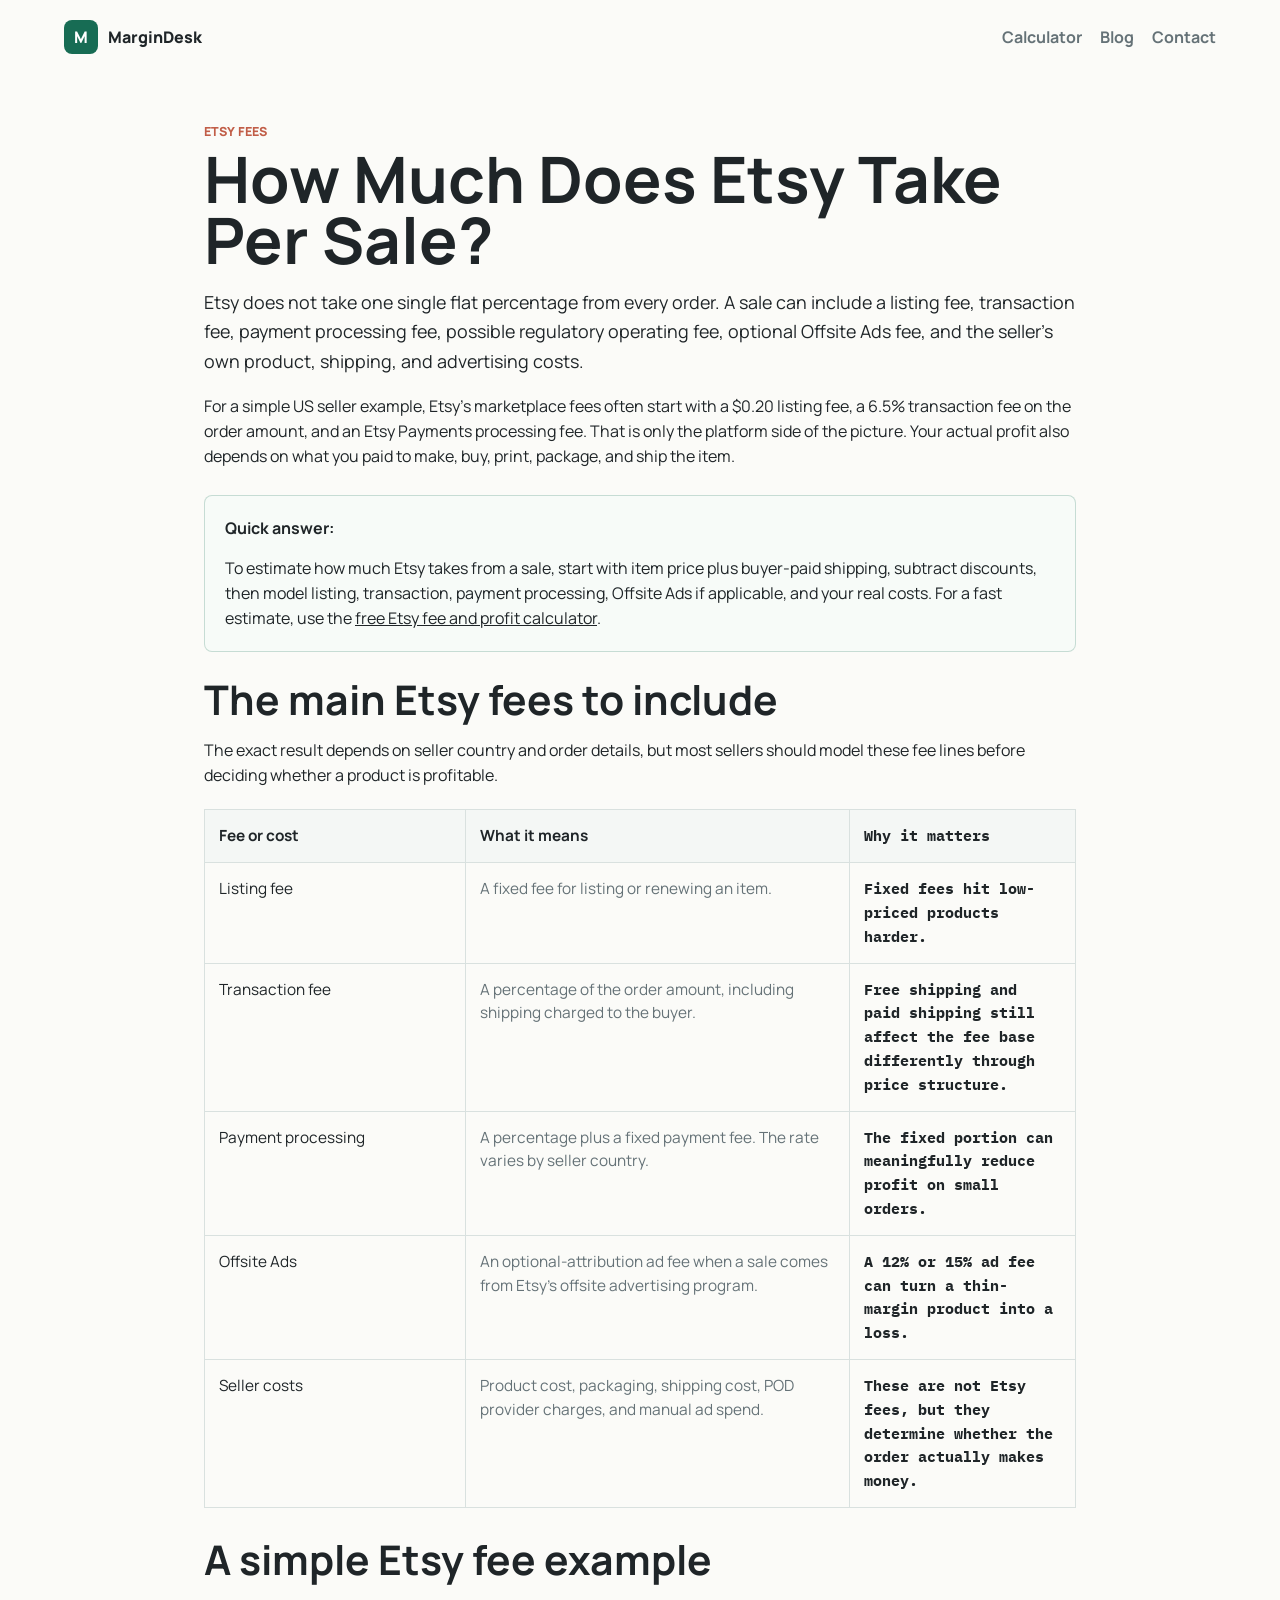
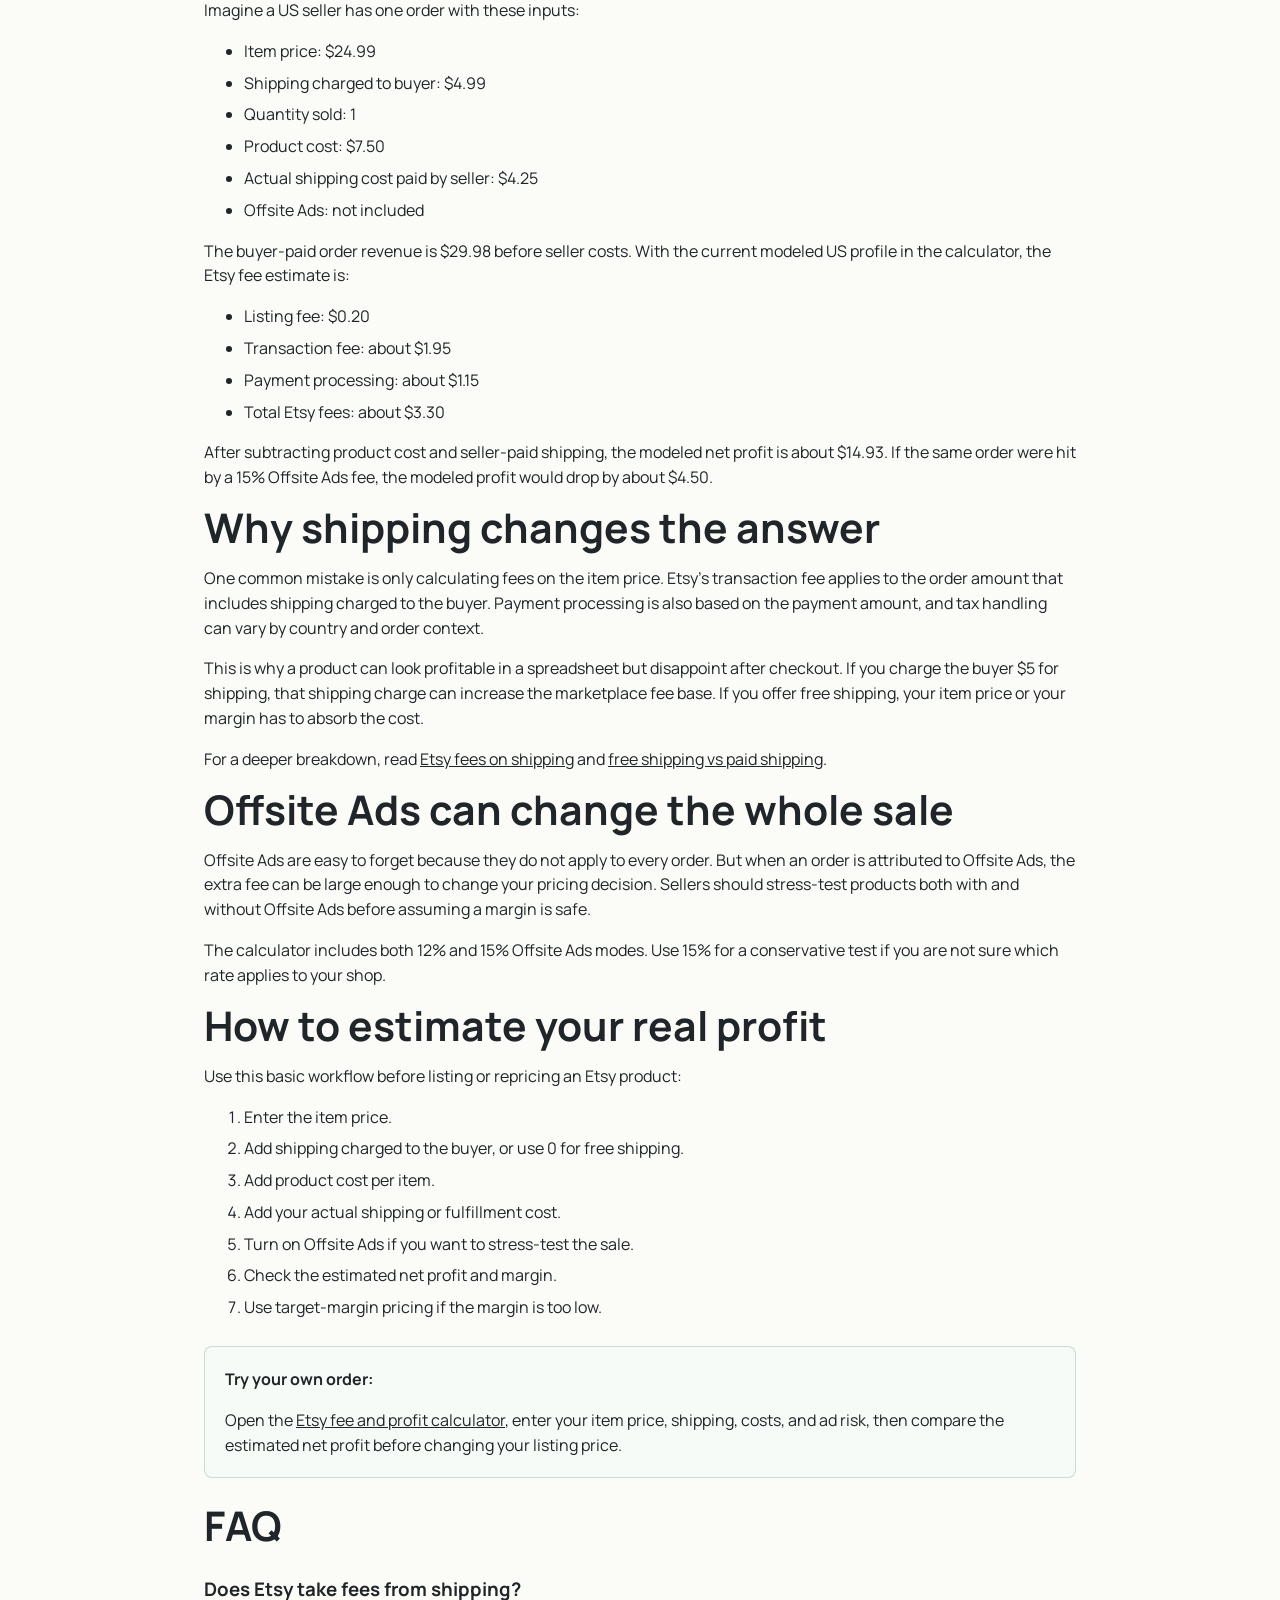
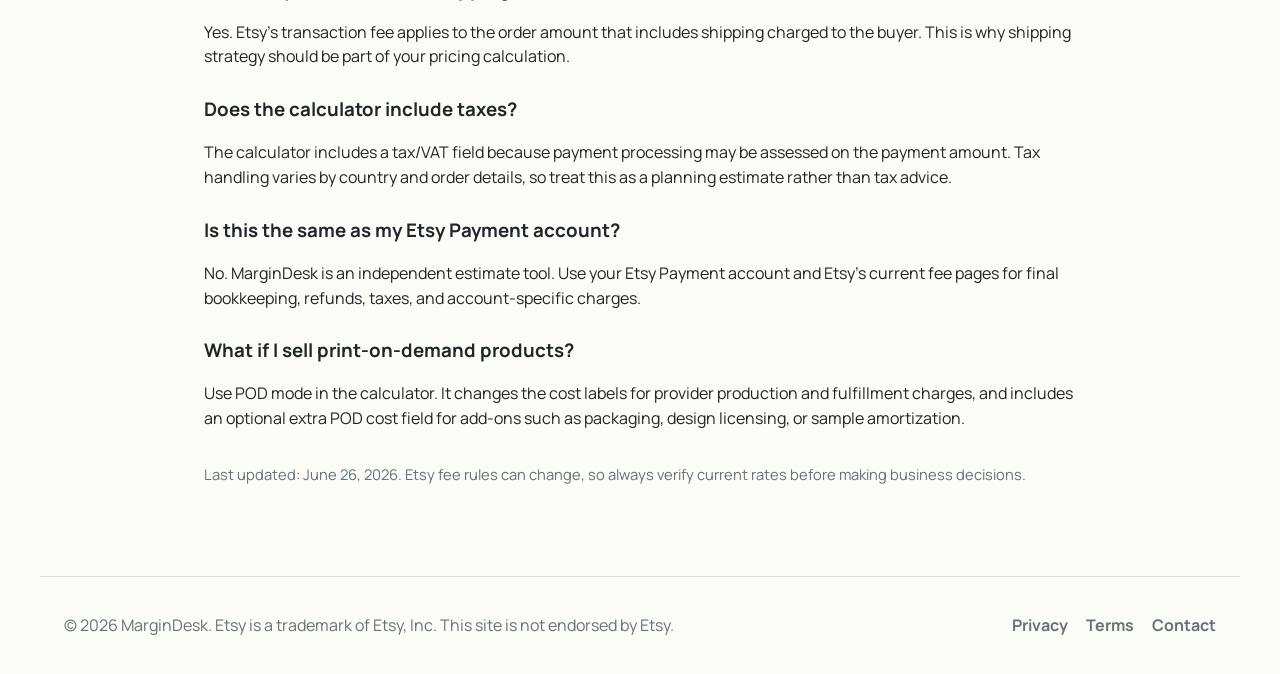
<file: blog/how-much-does-etsy-take-per-sale.html>
<!doctype html>
<html lang="en">
<head>
  <meta charset="utf-8">
  <meta name="viewport" content="width=device-width, initial-scale=1">
  <title>How Much Does Etsy Take Per Sale? Fees Sellers Should Model</title>
  <meta name="description" content="Learn how much Etsy may take per sale, including listing fees, transaction fees, payment processing, Offsite Ads, shipping, taxes, and seller costs.">
  <link rel="canonical" href="https://etsy-profit-calculator-6ms.pages.dev/blog/how-much-does-etsy-take-per-sale">
  <link rel="stylesheet" href="../styles.css">
</head>
<body>
  <header class="site-header">
    <a class="brand" href="../index.html"><span class="brand-mark">M</span><span>MarginDesk</span></a>
    <nav aria-label="Primary navigation">
      <a href="../index.html#calculator">Calculator</a>
      <a href="index.html">Blog</a>
      <a href="../contact.html">Contact</a>
    </nav>
  </header>

  <main class="page article-page">
    <p class="eyebrow">Etsy fees</p>
    <h1>How Much Does Etsy Take Per Sale?</h1>
    <p class="lede">Etsy does not take one single flat percentage from every order. A sale can include a listing fee, transaction fee, payment processing fee, possible regulatory operating fee, optional Offsite Ads fee, and the seller's own product, shipping, and advertising costs.</p>

    <p>For a simple US seller example, Etsy's marketplace fees often start with a $0.20 listing fee, a 6.5% transaction fee on the order amount, and an Etsy Payments processing fee. That is only the platform side of the picture. Your actual profit also depends on what you paid to make, buy, print, package, and ship the item.</p>

    <div class="article-callout">
      <strong>Quick answer:</strong>
      <p>To estimate how much Etsy takes from a sale, start with item price plus buyer-paid shipping, subtract discounts, then model listing, transaction, payment processing, Offsite Ads if applicable, and your real costs. For a fast estimate, use the <a href="../index.html#calculator">free Etsy fee and profit calculator</a>.</p>
    </div>

    <h2>The main Etsy fees to include</h2>
    <p>The exact result depends on seller country and order details, but most sellers should model these fee lines before deciding whether a product is profitable.</p>

    <table class="article-table">
      <thead>
        <tr>
          <th>Fee or cost</th>
          <th>What it means</th>
          <th>Why it matters</th>
        </tr>
      </thead>
      <tbody>
        <tr>
          <td>Listing fee</td>
          <td>A fixed fee for listing or renewing an item.</td>
          <td>Fixed fees hit low-priced products harder.</td>
        </tr>
        <tr>
          <td>Transaction fee</td>
          <td>A percentage of the order amount, including shipping charged to the buyer.</td>
          <td>Free shipping and paid shipping still affect the fee base differently through price structure.</td>
        </tr>
        <tr>
          <td>Payment processing</td>
          <td>A percentage plus a fixed payment fee. The rate varies by seller country.</td>
          <td>The fixed portion can meaningfully reduce profit on small orders.</td>
        </tr>
        <tr>
          <td>Offsite Ads</td>
          <td>An optional-attribution ad fee when a sale comes from Etsy's offsite advertising program.</td>
          <td>A 12% or 15% ad fee can turn a thin-margin product into a loss.</td>
        </tr>
        <tr>
          <td>Seller costs</td>
          <td>Product cost, packaging, shipping cost, POD provider charges, and manual ad spend.</td>
          <td>These are not Etsy fees, but they determine whether the order actually makes money.</td>
        </tr>
      </tbody>
    </table>

    <h2>A simple Etsy fee example</h2>
    <p>Imagine a US seller has one order with these inputs:</p>
    <ul>
      <li>Item price: $24.99</li>
      <li>Shipping charged to buyer: $4.99</li>
      <li>Quantity sold: 1</li>
      <li>Product cost: $7.50</li>
      <li>Actual shipping cost paid by seller: $4.25</li>
      <li>Offsite Ads: not included</li>
    </ul>

    <p>The buyer-paid order revenue is $29.98 before seller costs. With the current modeled US profile in the calculator, the Etsy fee estimate is:</p>
    <ul>
      <li>Listing fee: $0.20</li>
      <li>Transaction fee: about $1.95</li>
      <li>Payment processing: about $1.15</li>
      <li>Total Etsy fees: about $3.30</li>
    </ul>

    <p>After subtracting product cost and seller-paid shipping, the modeled net profit is about $14.93. If the same order were hit by a 15% Offsite Ads fee, the modeled profit would drop by about $4.50.</p>

    <h2>Why shipping changes the answer</h2>
    <p>One common mistake is only calculating fees on the item price. Etsy's transaction fee applies to the order amount that includes shipping charged to the buyer. Payment processing is also based on the payment amount, and tax handling can vary by country and order context.</p>

    <p>This is why a product can look profitable in a spreadsheet but disappoint after checkout. If you charge the buyer $5 for shipping, that shipping charge can increase the marketplace fee base. If you offer free shipping, your item price or your margin has to absorb the cost.</p>

    <p>For a deeper breakdown, read <a href="etsy-fees-on-shipping.html">Etsy fees on shipping</a> and <a href="etsy-free-shipping-vs-paid-shipping.html">free shipping vs paid shipping</a>.</p>

    <h2>Offsite Ads can change the whole sale</h2>
    <p>Offsite Ads are easy to forget because they do not apply to every order. But when an order is attributed to Offsite Ads, the extra fee can be large enough to change your pricing decision. Sellers should stress-test products both with and without Offsite Ads before assuming a margin is safe.</p>

    <p>The calculator includes both 12% and 15% Offsite Ads modes. Use 15% for a conservative test if you are not sure which rate applies to your shop.</p>

    <h2>How to estimate your real profit</h2>
    <p>Use this basic workflow before listing or repricing an Etsy product:</p>
    <ol>
      <li>Enter the item price.</li>
      <li>Add shipping charged to the buyer, or use 0 for free shipping.</li>
      <li>Add product cost per item.</li>
      <li>Add your actual shipping or fulfillment cost.</li>
      <li>Turn on Offsite Ads if you want to stress-test the sale.</li>
      <li>Check the estimated net profit and margin.</li>
      <li>Use target-margin pricing if the margin is too low.</li>
    </ol>

    <div class="article-callout">
      <strong>Try your own order:</strong>
      <p>Open the <a href="../index.html#calculator">Etsy fee and profit calculator</a>, enter your item price, shipping, costs, and ad risk, then compare the estimated net profit before changing your listing price.</p>
    </div>

    <h2>FAQ</h2>
    <h3>Does Etsy take fees from shipping?</h3>
    <p>Yes. Etsy's transaction fee applies to the order amount that includes shipping charged to the buyer. This is why shipping strategy should be part of your pricing calculation.</p>

    <h3>Does the calculator include taxes?</h3>
    <p>The calculator includes a tax/VAT field because payment processing may be assessed on the payment amount. Tax handling varies by country and order details, so treat this as a planning estimate rather than tax advice.</p>

    <h3>Is this the same as my Etsy Payment account?</h3>
    <p>No. MarginDesk is an independent estimate tool. Use your Etsy Payment account and Etsy's current fee pages for final bookkeeping, refunds, taxes, and account-specific charges.</p>

    <h3>What if I sell print-on-demand products?</h3>
    <p>Use POD mode in the calculator. It changes the cost labels for provider production and fulfillment charges, and includes an optional extra POD cost field for add-ons such as packaging, design licensing, or sample amortization.</p>

    <p class="article-updated">Last updated: June 26, 2026. Etsy fee rules can change, so always verify current rates before making business decisions.</p>
  </main>

  <footer class="site-footer">
    <p>&copy; 2026 MarginDesk. Etsy is a trademark of Etsy, Inc. This site is not endorsed by Etsy.</p>
    <nav><a href="../privacy.html">Privacy</a><a href="../terms.html">Terms</a><a href="../contact.html">Contact</a></nav>
  </footer>
</body>
</html>
</file>
<file: styles.css>
@import url("https://fonts.googleapis.com/css2?family=IBM+Plex+Mono:wght@500;600&family=Manrope:wght@400;600;700;800&display=swap");

:root {
  color-scheme: light;
  --ink: #1f2528;
  --muted: #657277;
  --line: #d9e1df;
  --paper: #fbfbf8;
  --panel: #ffffff;
  --mint: #dfeee6;
  --green: #176c54;
  --green-dark: #0e4939;
  --coral: #c15d47;
  --gold: #e4a93c;
  --blue: #356d8a;
  --danger: #a33d33;
  --shadow: 0 18px 55px rgba(31, 37, 40, 0.12);
}

* {
  box-sizing: border-box;
}

html {
  scroll-behavior: smooth;
}

body {
  margin: 0;
  overflow-x: hidden;
  background: var(--paper);
  color: var(--ink);
  font-family: "Manrope", "Segoe UI", sans-serif;
  line-height: 1.55;
}

a {
  color: inherit;
}

.site-header,
.site-footer {
  max-width: 1200px;
  margin: 0 auto;
  padding: 20px 24px;
  display: flex;
  align-items: center;
  justify-content: space-between;
  gap: 24px;
}

.brand {
  display: inline-flex;
  align-items: center;
  gap: 10px;
  color: var(--ink);
  font-weight: 850;
  text-decoration: none;
}

.brand-mark {
  display: grid;
  place-items: center;
  width: 34px;
  height: 34px;
  border-radius: 8px;
  background: var(--green);
  color: #fff;
}

nav {
  display: flex;
  flex-wrap: wrap;
  gap: 18px;
  max-width: 100%;
}

nav a {
  color: var(--muted);
  font-weight: 700;
  text-decoration: none;
}

.hero {
  max-width: 1200px;
  min-height: 330px;
  margin: 0 auto;
  padding: 38px 24px 28px;
  display: grid;
  grid-template-columns: minmax(0, 1fr) 360px;
  gap: 34px;
  align-items: center;
}

.eyebrow {
  margin: 0 0 8px;
  color: var(--coral);
  font-size: 0.78rem;
  font-weight: 850;
  letter-spacing: 0;
  text-transform: uppercase;
}

h1,
h2,
h3,
p {
  overflow-wrap: anywhere;
}

h1 {
  max-width: 820px;
  margin: 0 0 18px;
  font-size: clamp(2.5rem, 6vw, 5rem);
  line-height: 0.94;
  letter-spacing: 0;
}

h2 {
  margin: 0 0 14px;
  font-size: clamp(1.7rem, 3.6vw, 2.55rem);
  line-height: 1.08;
  letter-spacing: 0;
}

h3 {
  margin: 26px 0 8px;
}

.hero-copy > p:not(.eyebrow) {
  max-width: 710px;
  color: var(--muted);
  font-size: 1.18rem;
}

.mobile-break {
  display: inline;
}

.hero-actions {
  display: flex;
  flex-wrap: wrap;
  align-items: center;
  gap: 16px;
  margin-top: 20px;
}

.button-link,
button {
  display: inline-flex;
  align-items: center;
  justify-content: center;
  min-height: 48px;
  border: 0;
  border-radius: 7px;
  background: var(--green-dark);
  color: #fff;
  font: inherit;
  font-weight: 850;
  text-decoration: none;
  cursor: pointer;
}

.button-link {
  padding: 0 20px;
}

.text-link {
  color: var(--green-dark);
  font-weight: 850;
}

.hero-panel {
  display: grid;
  gap: 12px;
}

.hero-panel div {
  padding: 18px;
  border: 1px solid var(--line);
  border-radius: 8px;
  background: var(--panel);
}

.hero-panel strong,
.hero-panel span {
  display: block;
}

.hero-panel span {
  color: var(--muted);
}

.calculator-band {
  padding: 30px 24px 46px;
  background: var(--mint);
}

.calculator-shell {
  max-width: 1380px;
  margin: 0 auto;
  display: grid;
  grid-template-columns: minmax(280px, 340px) minmax(360px, 0.95fr) minmax(340px, 1.05fr);
  grid-template-areas:
    "result input breakdown"
    "compare input breakdown";
  gap: 16px;
  align-items: start;
}

.input-panel,
.result-panel,
.table-card,
.compare-card,
.guide-grid article,
.faq-band details {
  border: 1px solid var(--line);
  border-radius: 8px;
  background: var(--panel);
}

.input-panel {
  grid-area: input;
  display: grid;
  grid-template-columns: repeat(2, minmax(0, 1fr));
  gap: 18px;
  padding: 24px;
}

.panel-heading {
  grid-column: 1 / -1;
}

.field {
  display: grid;
  gap: 8px;
}

.span-2 {
  grid-column: 1 / -1;
}

.field-group {
  display: grid;
  grid-template-columns: 1fr;
  gap: 14px;
  padding: 16px;
  border: 1px solid var(--line);
  border-radius: 8px;
  background: #fbfdfb;
}

.mode-group {
  display: grid;
  grid-template-columns: minmax(0, 1fr) minmax(220px, 280px);
  gap: 14px;
  align-items: center;
  padding: 16px;
  border: 1px solid rgba(23, 108, 84, 0.22);
  border-radius: 8px;
  background: #f7fbf8;
}

.mode-group h3 {
  margin: 0;
  font-size: 1.05rem;
  line-height: 1.25;
}

.mode-group .hint {
  grid-column: 1 / -1;
}

.mode-toggle {
  display: grid;
  grid-template-columns: repeat(2, minmax(0, 1fr));
  gap: 8px;
}

.mode-toggle label {
  cursor: pointer;
}

.mode-toggle input {
  position: absolute;
  opacity: 0;
  pointer-events: none;
}

.mode-toggle span {
  display: grid;
  align-content: center;
  gap: 3px;
  min-height: 66px;
  padding: 10px 12px;
  border: 1px solid var(--line);
  border-radius: 6px;
  background: #fff;
  text-align: center;
}

.mode-toggle strong {
  font-weight: 850;
}

.mode-toggle small {
  display: block;
  color: var(--muted);
  font-size: 0.78rem;
  font-weight: 750;
  line-height: 1.25;
}

.mode-toggle input:checked + span {
  border-color: var(--green);
  background: var(--green-dark);
  color: #fff;
}

.mode-toggle input:checked + span small {
  color: rgba(255, 255, 255, 0.82);
}

[data-pod-only] {
  display: none;
}

body[data-seller-mode="pod"] [data-pod-only] {
  display: block;
}

.field-group .field {
  min-width: 0;
}

.group-heading {
  grid-column: 1 / -1;
  display: flex;
  align-items: center;
  gap: 10px;
  margin-bottom: 2px;
}

.group-heading span {
  display: grid;
  place-items: center;
  width: 28px;
  height: 28px;
  border-radius: 999px;
  background: var(--green-dark);
  color: #fff;
  font-family: "IBM Plex Mono", "Manrope", sans-serif;
  font-size: 0.82rem;
  font-weight: 850;
}

.group-heading h3 {
  margin: 0;
  font-size: 1.02rem;
  line-height: 1.2;
}

.input-panel {
  container-type: inline-size;
}

@container (min-width: 640px) {
  .field-group {
    grid-template-columns: repeat(2, minmax(0, 1fr));
  }

  .field-group.span-2 {
    grid-template-columns: 1fr;
  }
}

label,
legend {
  color: var(--ink);
  font-weight: 800;
}

.optional {
  color: var(--muted);
  font-size: 0.82rem;
  font-weight: 750;
}

input,
select {
  width: 100%;
  min-height: 46px;
  padding: 10px 12px;
  border: 1px solid var(--line);
  border-radius: 6px;
  background: #fff;
  color: var(--ink);
  font: inherit;
}

input[type="number"] {
  appearance: textfield;
  -moz-appearance: textfield;
}

input[type="number"]::-webkit-outer-spin-button,
input[type="number"]::-webkit-inner-spin-button {
  margin: 0;
  appearance: none;
  -webkit-appearance: none;
}

input:focus,
select:focus,
button:focus-visible,
a:focus-visible {
  outline: 3px solid rgba(23, 108, 84, 0.22);
  outline-offset: 2px;
}

.money-field {
  display: grid;
  grid-template-columns: auto 1fr;
  align-items: center;
  overflow: hidden;
  border: 1px solid var(--line);
  border-radius: 6px;
  background: #fff;
}

.money-field span {
  min-width: 44px;
  padding: 0 12px;
  color: var(--muted);
  font-weight: 850;
  text-align: center;
}

.money-field input {
  border: 0;
  border-left: 1px solid var(--line);
  border-radius: 0;
}

.hint {
  margin: 0;
  color: var(--muted);
  font-size: 0.92rem;
}

.range-row {
  display: grid;
  grid-template-columns: 1fr 58px;
  gap: 12px;
  align-items: center;
}

input[type="range"] {
  padding: 0;
}

output {
  color: var(--green-dark);
  font-weight: 900;
  text-align: right;
}

.switch-field {
  display: grid;
  gap: 12px;
  margin: 0;
  padding: 16px;
  border: 1px solid var(--line);
  border-radius: 8px;
}

.switch-row {
  display: flex;
  align-items: center;
  gap: 10px;
}

.switch-row input {
  width: 20px;
  min-height: 20px;
}

.segmented {
  display: grid;
  grid-template-columns: repeat(2, minmax(0, 1fr));
  gap: 8px;
}

.segmented label {
  cursor: pointer;
}

.segmented input {
  position: absolute;
  opacity: 0;
  pointer-events: none;
}

.segmented span {
  display: grid;
  place-items: center;
  min-height: 42px;
  border: 1px solid var(--line);
  border-radius: 6px;
  background: #f7faf8;
}

.segmented input:checked + span {
  border-color: var(--green);
  background: var(--green);
  color: #fff;
}

.result-panel {
  grid-area: result;
  position: static;
  padding: 26px;
  box-shadow: var(--shadow);
}

.profit-hero {
  margin-bottom: 20px;
}

.profit-hero span,
.profit-hero em {
  display: block;
  color: var(--muted);
  font-style: normal;
  font-weight: 750;
}

.profit-hero strong {
  display: block;
  margin: 4px 0;
  color: var(--green-dark);
  font-size: clamp(3rem, 6vw, 4.5rem);
  line-height: 1;
  letter-spacing: 0;
  font-family: "IBM Plex Mono", "Manrope", sans-serif;
}

.profit-hero.loss strong,
.profit-hero.loss em {
  color: var(--danger);
}

.metric-grid {
  display: grid;
  grid-template-columns: repeat(2, minmax(0, 1fr));
  gap: 12px;
}

.metric-grid div,
.recommendation,
.compare-row {
  border: 1px solid var(--line);
  border-radius: 7px;
  background: #f8faf8;
  padding: 13px;
}

.metric-grid span,
.recommendation span,
.compare-row span {
  display: block;
  color: var(--muted);
  font-size: 0.88rem;
  font-weight: 700;
}

.metric-grid strong,
.recommendation strong,
.compare-row strong {
  display: block;
  font-size: 1.25rem;
  font-family: "IBM Plex Mono", "Manrope", sans-serif;
}

.recommendation {
  margin-top: 14px;
  border-color: rgba(228, 169, 60, 0.55);
  background: #fffaf0;
}

.recommendation p {
  margin: 6px 0 0;
  color: var(--muted);
  font-size: 0.9rem;
}

button {
  width: 100%;
  margin-top: 16px;
}

.copy-status {
  min-height: 24px;
  margin: 10px 0 0;
  color: var(--green-dark);
  font-weight: 800;
}

.content-band {
  padding: 52px 24px;
}

.wide-grid {
  max-width: 1200px;
  margin: 0 auto;
  display: grid;
  grid-template-columns: minmax(0, 1fr) 350px;
  gap: 24px;
}

.table-card,
.compare-card {
  padding: 24px;
}

.calculator-shell .table-card {
  grid-area: breakdown;
}

.compare-card {
  grid-area: compare;
  align-self: start;
}

.compare-row {
  margin-top: 12px;
}

table {
  width: 100%;
  border-collapse: collapse;
  table-layout: fixed;
}

th,
td {
  padding: 13px 10px;
  border-bottom: 1px solid var(--line);
  text-align: left;
  vertical-align: top;
  overflow-wrap: anywhere;
}

th:nth-child(1),
td:nth-child(1) {
  width: 30%;
}

th:nth-child(2),
td:nth-child(2) {
  width: 44%;
}

th:nth-child(3),
td:nth-child(3) {
  width: 26%;
}

th:last-child,
td:last-child {
  text-align: right;
  font-weight: 850;
  font-family: "IBM Plex Mono", "Manrope", sans-serif;
}

td:nth-child(2) {
  color: var(--muted);
}

.guide-grid {
  max-width: 1200px;
  margin: 0 auto;
  padding: 8px 24px 54px;
  display: grid;
  grid-template-columns: repeat(2, minmax(0, 1fr));
  gap: 24px;
}

.guide-grid article {
  padding: 25px;
}

.question-band {
  max-width: 1200px;
  margin: 0 auto;
  padding: 48px 24px 28px;
  display: grid;
  grid-template-columns: minmax(0, 0.82fr) minmax(360px, 1.18fr);
  gap: 28px;
  align-items: start;
}

.question-copy p:not(.eyebrow) {
  max-width: 560px;
  color: var(--muted);
  font-size: 1.04rem;
}

.question-grid {
  display: grid;
  grid-template-columns: repeat(2, minmax(0, 1fr));
  gap: 12px;
}

.question-grid a {
  display: grid;
  gap: 8px;
  min-height: 118px;
  padding: 18px;
  border: 1px solid var(--line);
  border-radius: 8px;
  background: var(--panel);
  color: var(--ink);
  text-decoration: none;
}

.question-grid a:first-child {
  grid-column: 1 / -1;
  min-height: 96px;
  background: #f7fbf8;
  border-color: rgba(23, 108, 84, 0.28);
}

.question-grid span {
  font-size: 1.04rem;
  font-weight: 850;
  line-height: 1.25;
}

.question-grid strong {
  align-self: end;
  color: var(--green-dark);
  font-size: 0.86rem;
  text-transform: uppercase;
}

.source-band {
  display: grid;
  grid-template-columns: minmax(0, 1fr) 360px;
  gap: 24px;
  max-width: 1200px;
  margin: 0 auto 38px;
  padding: 28px 24px;
  border-top: 1px solid var(--line);
  border-bottom: 1px solid var(--line);
}

.source-band ul {
  margin: 0;
  padding-left: 20px;
}

.source-band a {
  color: var(--blue);
  font-weight: 800;
}

.disclaimer-band {
  max-width: 900px;
  margin: 0 auto 34px;
  padding: 24px;
  border: 1px solid #e8d5a8;
  border-radius: 8px;
  background: #fffaf0;
}

.disclaimer-band h2 {
  max-width: 720px;
}

.disclaimer-band p:last-child {
  margin-bottom: 0;
}

.faq-band {
  max-width: 900px;
  margin: 0 auto;
  padding: 12px 24px 62px;
}

.faq-band details {
  margin-top: 12px;
  padding: 18px 20px;
}

summary {
  cursor: pointer;
  font-weight: 850;
}

.site-footer {
  border-top: 1px solid var(--line);
  color: var(--muted);
}

.page {
  max-width: 880px;
  margin: 0 auto;
  padding: 48px 24px 76px;
}

.page h1 {
  font-size: clamp(2.3rem, 6vw, 4rem);
}

.article-list {
  display: grid;
  gap: 12px;
  padding-left: 20px;
}

.article-list a {
  color: var(--green-dark);
  font-weight: 850;
}

.article-page {
  max-width: 920px;
}

.article-page .lede {
  color: var(--ink);
  font-size: 1.12rem;
  line-height: 1.65;
}

.article-page li {
  margin: 7px 0;
}

.article-callout {
  margin: 26px 0;
  padding: 20px;
  border: 1px solid rgba(23, 108, 84, 0.22);
  border-radius: 8px;
  background: #f7fbf8;
}

.article-callout p {
  margin-bottom: 0;
}

.article-table {
  width: 100%;
  margin: 22px 0 30px;
  border-collapse: collapse;
  font-size: 0.96rem;
}

.article-table th,
.article-table td {
  padding: 14px;
  border: 1px solid var(--line);
  text-align: left;
  vertical-align: top;
}

.article-table th {
  background: #f4f7f5;
}

.article-updated {
  margin-top: 32px;
  color: var(--muted);
  font-size: 0.92rem;
}

@media (max-width: 1180px) {
  .calculator-shell {
    grid-template-columns: minmax(300px, 360px) minmax(0, 1fr);
    grid-template-areas:
      "result input"
      "compare input"
      "breakdown breakdown";
  }
}

@media (max-width: 980px) {
  .hero,
  .calculator-shell,
  .wide-grid,
  .guide-grid,
  .question-band,
  .source-band {
    grid-template-columns: 1fr;
  }

  .calculator-shell {
    grid-template-areas:
      "result"
      "input"
      "compare"
      "breakdown";
  }

  .result-panel {
    position: static;
  }
}

@media (max-width: 680px) {
  .site-header,
  .site-footer {
    align-items: flex-start;
    flex-direction: column;
  }

  .site-header nav,
  .site-footer nav {
    width: 100%;
    display: grid;
    grid-template-columns: repeat(2, minmax(0, max-content));
    gap: 10px 18px;
  }

  .hero {
    min-height: auto;
    padding-top: 34px;
  }

  .mobile-break {
    display: block;
  }

  .hero-copy,
  .hero-copy > p:not(.eyebrow) {
    max-width: min(100%, 342px);
  }

  h1 {
    font-size: clamp(2.18rem, 9.6vw, 2.65rem);
    line-height: 1.02;
    max-width: 10ch;
  }

  .input-panel,
  .metric-grid,
  .field-group,
  .mode-group,
  .question-grid {
    grid-template-columns: 1fr;
  }

  .question-band {
    padding: 34px 14px 22px;
  }

  .question-grid a:first-child {
    grid-column: auto;
  }

  .article-table {
    display: block;
    overflow-x: auto;
    white-space: nowrap;
  }

  .span-2,
  .panel-heading {
    grid-column: auto;
  }

  .field-group,
  .mode-group,
  .switch-field,
  .result-panel,
  .table-card,
  .compare-card {
    padding: 16px;
  }

  .calculator-band {
    padding-inline: 14px;
  }

  .profit-hero strong {
    font-size: 3rem;
  }

  .group-heading {
    align-items: flex-start;
  }

  input,
  select,
  button {
    min-height: 50px;
  }

  th:nth-child(2),
  td:nth-child(2) {
    display: none;
  }
}
</file>
